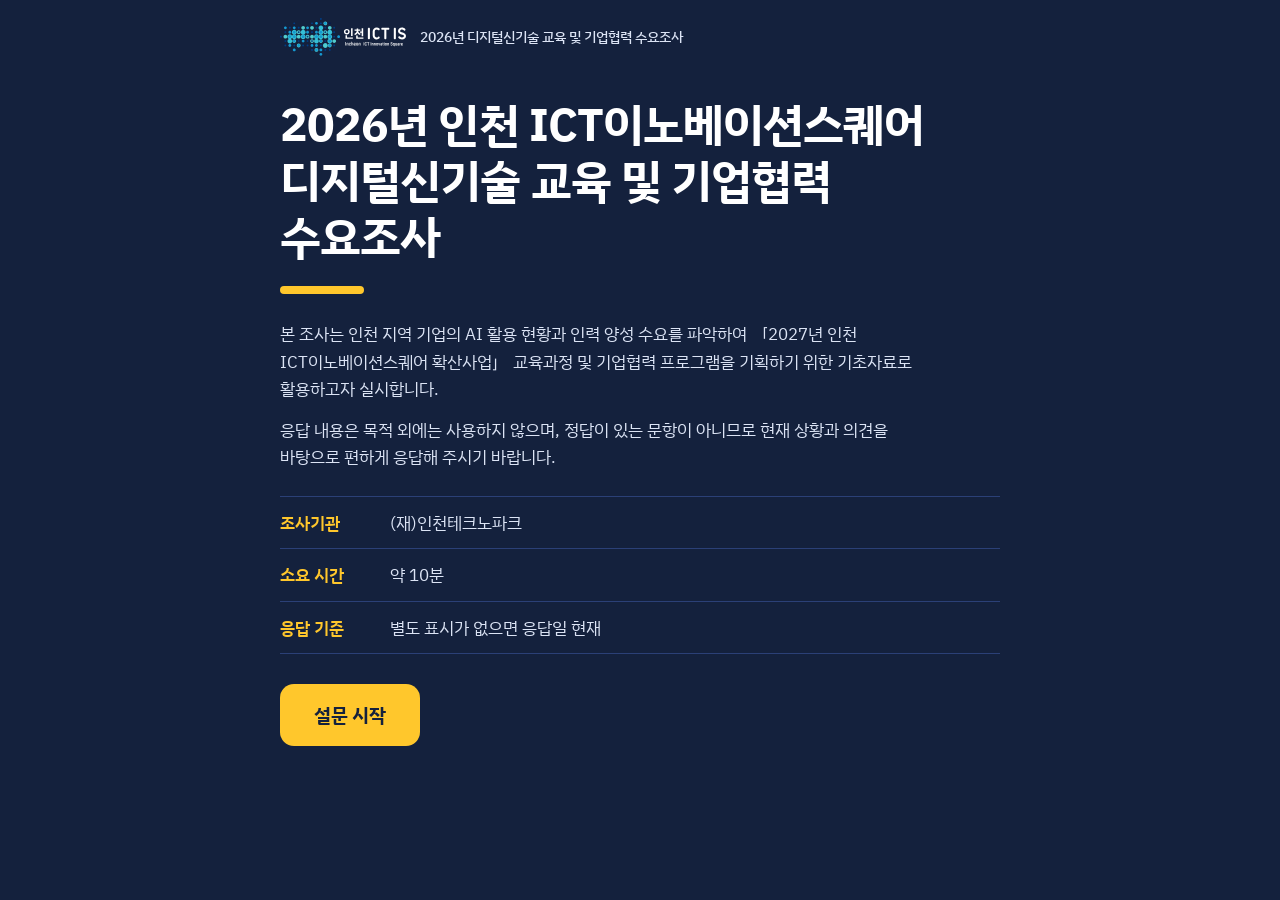
<file: public/index.html>
<!doctype html>
<html lang="ko">
<head>
<meta charset="utf-8">
<meta name="viewport" content="width=device-width, initial-scale=1">
<title>2026년 인천 ICT이노베이션스퀘어 수요조사</title>
<link rel="preconnect" href="https://fonts.googleapis.com">
<link rel="preconnect" href="https://fonts.gstatic.com" crossorigin>
<link href="https://fonts.googleapis.com/css2?family=IBM+Plex+Sans+KR:wght@400;500;600;700&display=swap" rel="stylesheet">
<style>
:root{
  --navy:#14213D; --navy-2:#1E2F57; --navy-3:#2B4077;
  --yellow:#FFC72C; --yellow-deep:#E5AC00;
  --paper:#FFFFFF; --mist:#F1F4FA; --line:#C7D0E3;
  --ink:#101A33; --ink-2:#4A5672; --on-navy:#DCE4F5; --on-navy-2:#9FB0D3;
  --warn:#B3261E;
  --r-card:22px; --r-opt:12px;
}
*{box-sizing:border-box}
html{-webkit-text-size-adjust:100%}
body{margin:0;background:var(--navy);color:var(--ink);font-family:"IBM Plex Sans KR","Malgun Gothic","Apple SD Gothic Neo",sans-serif;font-size:17px;line-height:1.6;word-break:keep-all;overflow-wrap:anywhere;min-height:100vh}
button,input,textarea,select{font:inherit;color:inherit}
button{cursor:pointer}
:focus-visible{outline:3px solid var(--yellow);outline-offset:2px}
.card :focus-visible{outline-color:var(--navy-3)}
.wrap{max-width:760px;margin:0 auto;padding:0 20px}

/* 머리 */
.top{display:flex;align-items:center;gap:14px;padding:18px 0 14px}
.logo{display:flex;align-items:center}
.logo img{height:38px;width:auto;display:block}
.top-name{color:var(--on-navy);font-size:14px;font-weight:500}

/* 진행도 */
.progress{padding:4px 0 18px}
.track{display:flex;gap:4px;height:10px}
.seg{position:relative;background:var(--navy-3);border-radius:5px;overflow:hidden;min-width:10px}
.seg i{position:absolute;inset:0 auto 0 0;background:var(--yellow);border-radius:5px;transition:width .25s ease}
.seg-names{display:flex;gap:4px;margin-top:6px}
.seg-names span{font-size:12px;color:var(--on-navy-2);min-width:10px;white-space:nowrap;overflow:hidden;text-overflow:ellipsis}
.seg-names span.on{color:var(--yellow);font-weight:600}
.prog-line{display:flex;justify-content:space-between;align-items:baseline;gap:12px;margin-top:10px;color:var(--on-navy)}
.prog-sec{font-size:14px;font-weight:500}
.prog-count{font-size:14px;white-space:nowrap}
.prog-count b{color:var(--yellow);font-size:20px;font-weight:700}

/* 시작 화면 */
.intro{color:#fff;padding:26px 0 120px;position:relative}
.intro h1{font-size:clamp(30px,6.2vw,46px);line-height:1.22;font-weight:700;margin:0 0 22px;letter-spacing:-.02em}
.intro h1 span{display:block}
.rule{width:84px;height:8px;background:var(--yellow);border-radius:4px;margin:0 0 26px}
.intro p{color:var(--on-navy);margin:0 0 14px;max-width:38em}
.facts{list-style:none;margin:26px 0 30px;padding:0;border-top:1px solid var(--navy-3)}
.facts li{display:flex;gap:16px;padding:12px 0;border-bottom:1px solid var(--navy-3);color:var(--on-navy)}
.facts b{flex:0 0 5.5em;color:var(--yellow);font-weight:600}
.btn-start{background:var(--yellow);color:var(--navy);border:0;border-radius:14px;padding:16px 34px;font-size:19px;font-weight:700}
.btn-start:hover{background:#FFD65C}
.resume{margin-top:14px;font-size:15px;color:var(--on-navy)}
.resume-dlg{position:fixed;inset:0;z-index:60;background:rgba(9,16,36,.62);display:flex;align-items:center;justify-content:center;padding:16px}
.resume-box{background:var(--paper);color:var(--ink);border-radius:var(--r-card);width:100%;max-width:420px;padding:28px 24px 22px;box-shadow:0 20px 50px rgba(0,0,0,.35)}
.resume-box h2{margin:0 0 8px;font-size:21px;line-height:1.35}
.resume-box p{margin:0;color:#4A5570;font-size:15.5px}
.resume-info{list-style:none;margin:16px 0 0;padding:12px 14px;background:var(--mist);border-radius:12px;font-size:14.5px}
.resume-info li{display:flex;gap:12px;padding:3px 0}
.resume-info b{min-width:72px;color:#4A5570;font-weight:600}
.resume-actions{display:flex;gap:10px;margin-top:20px}
.resume-actions button{flex:1;padding:14px 10px;border-radius:var(--r-opt);font-size:16px;font-weight:700;cursor:pointer;border:1px solid var(--line);background:var(--paper);color:var(--ink)}
.resume-actions .go{background:var(--yellow);border-color:var(--yellow);color:var(--navy)}
.resume-actions .go:hover{background:var(--yellow-deep)}
.resume button{background:none;border:0;color:var(--yellow);text-decoration:underline;padding:0;font-weight:600}

/* 문항 카드 */
.sheet{padding-bottom:120px}
.card{background:var(--paper);border-radius:var(--r-card);padding:34px 30px 30px;position:relative;margin-top:22px}
.qno{position:absolute;top:-18px;left:26px;background:var(--yellow);color:var(--navy);font-weight:700;font-size:18px;padding:5px 16px;border-radius:10px}
.card h2{font-size:clamp(21px,4.4vw,26px);line-height:1.38;margin:8px 0 10px;font-weight:700;letter-spacing:-.01em}
.card h2:focus{outline:none}
.pick{display:inline-block;background:var(--mist);color:var(--navy-3);font-size:14px;font-weight:600;padding:3px 10px;border-radius:999px;margin:0 0 10px}
.help{color:var(--ink-2);font-size:16px;margin:0 0 6px}
.note{color:var(--ink-2);font-size:15px;margin:14px 0 0;padding-left:1em;text-indent:-1em}
.note::before{content:"※ "}
.opts{display:grid;gap:10px;margin-top:18px}
.opts.cols{grid-template-columns:repeat(2,1fr)}
.opt{display:flex;align-items:flex-start;gap:12px;width:100%;text-align:left;background:#fff;border:1.5px solid var(--line);border-radius:var(--r-opt);padding:13px 15px;line-height:1.45}
.opt:hover{background:var(--mist)}
.opt .mk{flex:0 0 22px;height:22px;border:2px solid var(--line);border-radius:50%;margin-top:1px;display:grid;place-items:center;background:#fff}
.opt.sq .mk{border-radius:6px}
.opt[aria-checked="true"]{background:var(--navy);border-color:var(--navy);color:#fff}
.opt[aria-checked="true"] .mk{background:var(--yellow);border-color:var(--yellow)}
.opt[aria-checked="true"] .mk::after{content:"";width:10px;height:6px;border-left:2.5px solid var(--navy);border-bottom:2.5px solid var(--navy);transform:rotate(-45deg) translate(1px,-1px)}
.opt small{display:block;font-size:14px;opacity:.75;margin-top:2px}
.sub-input{margin:-2px 0 4px 0}
.sub-input input{width:100%}
input[type=text],input[type=number],input[type=tel],input[type=email],textarea{border:1.5px solid var(--line);border-radius:10px;padding:11px 13px;background:#fff;width:100%}
input[type=number]{width:8.5em}
textarea{min-height:130px;resize:vertical;line-height:1.55}
.part{margin-top:22px}
.grp{grid-column:1/-1;font-weight:600;color:var(--navy-3);font-size:15px;margin:8px 0 -2px}
.grp:first-child{margin-top:0}
.terms{display:grid;grid-template-columns:8.5em 1fr;gap:0;margin:14px 0 4px;border:1.5px solid var(--line);border-radius:12px;overflow:hidden;font-size:15px}
.terms dt{background:var(--mist);font-weight:600;padding:10px 12px;border-bottom:1px solid var(--line)}
.terms dd{margin:0;padding:10px 12px;white-space:pre-line;border-bottom:1px solid var(--line);line-height:1.5}
.terms dt:nth-last-of-type(1),.terms dd:last-child{border-bottom:0}
.form{display:grid;gap:14px;margin-top:16px}
.f-row{display:grid;gap:6px}
.f-label{font-weight:600;font-size:15px}
.req{color:var(--warn);font-weight:600;font-size:13px}
@media (max-width:560px){.terms{grid-template-columns:1fr}.terms dt{border-bottom:0;padding-bottom:2px}}
.intro-box{background:var(--mist);border-left:5px solid var(--yellow);border-radius:10px;padding:12px 14px;margin:6px 0 14px;font-size:15px;color:var(--ink)}
.scale.lm .sc.wide{flex:1 0 84px}
.part h3{font-size:17px;margin:0 0 2px;font-weight:600}
.msg{margin:16px 0 0;color:var(--warn);font-weight:600;font-size:15px;min-height:1.4em}

/* 표 문항 */
.legend{display:flex;flex-wrap:wrap;gap:6px 14px;background:var(--mist);border-radius:10px;padding:10px 14px;font-size:14px;color:var(--ink-2);margin-top:16px}
.legend b{color:var(--navy);font-weight:700;margin-right:4px}
.rows{margin-top:6px}
.row{padding:16px 0;border-bottom:1px solid var(--line)}
.row:last-child{border-bottom:0}
.row-label{font-weight:600;margin-bottom:10px}
.row-sub{font-size:14px;color:var(--ink-2);margin:10px 0 6px}
.scale{display:flex;gap:6px;flex-wrap:wrap}
.sc{flex:1 0 44px;min-width:44px;height:44px;border:1.5px solid var(--line);background:#fff;border-radius:10px;font-weight:600}
.sc.wide{flex:2 0 108px;font-weight:500;font-size:15px;height:auto;min-height:44px;padding:6px 8px;line-height:1.3}
.sc:hover{background:var(--mist)}
.sc[aria-checked="true"]{background:var(--navy);border-color:var(--navy);color:var(--yellow)}
.levels{margin:14px 0 0;padding:0;list-style:none;font-size:15px;color:var(--ink-2)}
.levels li{padding:3px 0}
.levels b{color:var(--navy);display:inline-block;min-width:1.6em}
.num-line{display:flex;align-items:center;gap:8px;flex-wrap:wrap;margin-top:18px}
.hire{display:grid;grid-template-columns:1fr;gap:8px}
.hire-ctl{display:flex;gap:8px;flex-wrap:wrap;align-items:center}
.chip{border:1.5px solid var(--line);background:#fff;border-radius:999px;padding:7px 14px;font-size:15px}
.chip:hover{background:var(--mist)}
.chip[aria-checked="true"]{background:var(--navy);border-color:var(--navy);color:#fff}

/* 아래 이동 버튼 */
.nav{position:fixed;left:0;right:0;bottom:0;background:linear-gradient(to top,var(--navy) 72%,rgba(20,33,61,0));padding:26px 0 18px}
.nav .wrap{display:flex;justify-content:space-between;gap:12px}
.btn{border:0;border-radius:14px;padding:14px 26px;font-size:18px;font-weight:700;min-width:120px}
.btn-back{background:transparent;color:#fff;border:1.5px solid var(--on-navy-2)}
.btn-back:hover{border-color:#fff}
.btn-next{background:var(--yellow);color:var(--navy);margin-left:auto}
.btn-next:hover{background:#FFD65C}
.btn-next[aria-disabled="true"]{background:var(--navy-3);color:var(--on-navy-2)}
.btn-next.skip{background:transparent;color:var(--yellow);border:1.5px solid var(--yellow)}

/* 끝 화면 */
.end{color:#fff;padding:60px 0 120px}
.end h1{font-size:clamp(28px,6vw,40px);margin:0 0 18px;line-height:1.25}
.end p{color:var(--on-navy);max-width:36em}
.end .btn{margin-top:18px}
/* 설문 완료 표시: 버튼 모양의 눈에 띄는 박스 (누르는 기능 없음) */
.done-box{display:flex;width:fit-content;max-width:100%;align-items:center;gap:16px;background:var(--yellow);color:var(--navy);font-size:clamp(24px,5.4vw,34px);font-weight:700;letter-spacing:-.01em;
  padding:22px 38px 22px 24px;border-radius:18px;margin:0 auto 26px;border:3px solid #FFE08A;box-shadow:0 0 0 6px rgba(255,199,44,.18),0 14px 34px rgba(0,0,0,.32)}
.done-box .ck{flex:0 0 auto;width:46px;height:46px;border-radius:50%;background:var(--navy);color:var(--yellow);display:inline-flex;align-items:center;justify-content:center;font-size:26px;line-height:1}
.end.done h1{font-size:19px;font-weight:600;color:var(--on-navy);margin:0 0 6px}
.end.done p{font-size:15px;color:var(--on-navy-2)}
.gift{margin-top:26px;max-width:36em;border:1.5px solid rgba(255,199,44,.6);background:rgba(255,199,44,.08);border-radius:14px;padding:16px 20px}
.gift b{display:block;color:var(--yellow);font-size:17px;margin-bottom:4px}
.gift p{margin:0;font-size:16px!important;color:#fff!important;white-space:pre-line}
.gift.no{border-color:rgba(159,176,211,.45);background:rgba(255,255,255,.04)}
.gift.no b{color:var(--on-navy)}
.gift.no p{color:var(--on-navy)!important}
@media (max-width:560px){ .done-box{padding:18px 24px 18px 18px;gap:12px} .done-box .ck{width:38px;height:38px;font-size:22px} }
.preview{margin-top:26px;border:1.5px dashed var(--on-navy-2);border-radius:14px;padding:16px 18px;color:var(--on-navy);font-size:15px}
.preview button{margin-top:10px;background:none;border:1.5px solid var(--yellow);color:var(--yellow);border-radius:10px;padding:8px 14px;font-weight:600}

.enter{animation:in .2s ease both}
.enter.back{animation-name:inb}
@keyframes in{from{opacity:0;transform:translateX(18px)}to{opacity:1;transform:none}}
@keyframes inb{from{opacity:0;transform:translateX(-18px)}to{opacity:1;transform:none}}
@media (prefers-reduced-motion:reduce){.enter{animation:none}.seg i{transition:none}}
@media (max-width:560px){
  body{font-size:16px}
  .wrap{padding:0 16px}
  .card{padding:30px 18px 22px;border-radius:18px}
  .opts.cols{grid-template-columns:1fr}
  .seg-names{display:none}
  .btn{padding:13px 20px;min-width:104px}
}
</style>
</head>
<body>
<div class="wrap">
  <header class="top">
    <div class="logo"><img src="[data-uri]" alt="인천 ICT이노베이션스퀘어"></div>
    <div class="top-name">2026년 디지털신기술 교육 및 기업협력 수요조사</div>
  </header>
  <div class="progress" id="progress" hidden>
    <div class="track" id="track" role="progressbar" aria-valuemin="0" aria-label="설문 진행도"></div>
    <div class="seg-names" id="segNames" aria-hidden="true"></div>
    <div class="prog-line"><span class="prog-sec" id="progSec"></span><span class="prog-count" id="progCount"></span></div>
  </div>
  <main id="stage"></main>
</div>
<div class="nav" id="nav" hidden><div class="wrap">
  <button type="button" class="btn btn-back" id="btnBack">이전</button>
  <button type="button" class="btn btn-next" id="btnNext">다음</button>
</div></div>

<script>
/* ===== 운영 설정: 배포 전에 이 부분만 고치면 됩니다 ===== */
const CONFIG = {
  org: "(재)인천테크노파크",   // 조사기관
  period: "",                  // 조사기간 (예: "2026. 10. 12. ~ 10. 30.") 비워 두면 표시하지 않음
  contact: "",                 // 문의처 (예: "032-000-0000") 비워 두면 표시하지 않음
  submitUrl: "api/submit.php", // 응답을 받을 주소(POST, JSON). 비워 두면 미리보기 방식(저장 안 됨)
  allowSkip: true              // 경로를 정하는 문항 외에는 건너뛰기 허용
};
const VERSION = "v3.3-web4";
/* ===== 문항 정의: 종이 설문지 v3.0과 같은 원본에서 만든 자료 ===== */
const DATA = {"SECTIONS": {"P": "기업정보·개인정보 수집·이용 동의", "A": "응답자 및 기업 기본정보", "B": "기업의 AI 도입·활용과 지원 수요", "C": "직무·AI 역량과 교육 수요", "D": "장비 이용 수요", "E": "추가 의견"}, "INTRO": ["본 조사는 인천 지역 기업의 AI 활용 현황과 인력 양성 수요를 파악하여 「2027년 인천 ICT이노베이션스퀘어 확산사업」 교육과정 및 기업협력 프로그램을 기획하기 위한 기초자료로 활용하고자 실시합니다.", "응답 내용은 목적 외에는 사용하지 않으며, 정답이 있는 문항이 아니므로 현재 상황과 의견을 바탕으로 편하게 응답해 주시기 바랍니다."], "Q": [{"id": "P1", "sec": "P", "type": "single", "req": true, "terms": [["수집·이용 기관", "(재)인천테크노파크 (설문 운영: 수요조사 수행기관)"], ["수집·이용 목적", "① 2027년 인천 ICT이노베이션스퀘어 교육과정과 기업협력 프로그램(기업협력 프로젝트, 기업 맞춤형 방문교육, AX 컨설팅, 인턴십 등)을 수요 기업·재직자에게 안내·홍보 \n② 인천시 성인지 통계 작성 대비(성별) \n③ 수요조사 응답자 대상 사례 제공 (네이버페이 1만원권)"], ["수집 항목", "기업명, 성명, 성별, 직위, 연락처(휴대전화), 이메일"], ["보유·이용 기간", "수집일로부터 2027년 12월 31일까지 보유하며, 기간이 끝나거나 동의를 철회하면 지체 없이 파기합니다."], ["동의를 거부할 권리", "동의를 거부할 수 있으며, 거부하더라도 수요조사 참여에는 제한이 없습니다.\n다만 동의하지 않으면 응답 사례 (네이버페이 1만원권)을 수령하실 수 없으며, 2027년 교육·프로그램 후속 안내를 받으실 수 없습니다."]], "title": "기업정보 및 개인정보 수집·이용에 동의하십니까?", "help": "수요가 있는 기업과 재직자에게 2027년 교육·기업협력 프로그램을 안내하기 위해 아래와 같이 정보를 수집합니다.", "options": [{"v": 1, "l": "동의함", "s": "다음 화면에서 기업정보와 연락처를 적습니다"}, {"v": 2, "l": "동의하지 않음", "s": "응답 사례 (네이버페이 1만원권)을 받으실 수 없습니다. 연락처 없이 바로 설문을 시작합니다"}]}, {"id": "P2", "sec": "P", "type": "form", "req": true, "show": "is(a,'P1',[1])", "title": "후속 안내를 받을 기업정보와 연락처를 적어 주세요.", "help": "일반 재직자는 소속 기업명을 적어 주세요.", "fields": [{"k": "company", "l": "기업명", "req": true}, {"k": "name", "l": "성명", "req": true}, {"k": "gender", "l": "성별", "kind": "radio", "options": ["남성", "여성"]}, {"k": "position", "l": "직위"}, {"k": "phone", "l": "연락처(휴대전화)", "kind": "tel", "req": true}, {"k": "email", "l": "이메일", "kind": "email"}], "notes": ["성별은 인천시 성인지 통계 작성을 대비해 수집합니다."]}, {"id": "A1", "sec": "A", "type": "single", "req": true, "title": "이번 조사에 어떤 자격으로 응답하십니까?", "options": [{"v": 1, "l": "기업 대표응답자", "s": "대표이사 또는 기업의 경영·인력·교육·기술 수요를 파악할 수 있는 담당자"}, {"v": 2, "l": "일반 재직자", "s": "본인의 직무 경험과 교육 수요를 기준으로 응답"}], "notes": ["기업 대표응답자는 기업당 1명이 응답해 주세요. 일반 재직자는 같은 기업에서 여러 명이 참여할 수 있습니다.", "선택한 유형에 따라 이후 문항이 달라집니다."]}, {"id": "A2", "sec": "A", "type": "single", "req": true, "title": "귀하가 소속된 사업장의 소재지는 어디입니까?", "options": [{"v": 1, "l": "인천광역시"}, {"v": 2, "l": "인천광역시 외 지역", "s": "조사 대상이 아니어서 여기서 마칩니다"}]}, {"id": "A3", "sec": "A", "type": "single", "cols": true, "show": "is(a,'A2',[1])", "title": "소속 사업장은 인천광역시의 어느 군·구에 있습니까?", "help": "2026년 7월 1일 개편된 행정구역 기준입니다(중구·동구 → 제물포구·영종구, 서구 → 서해구·검단구). 여러 사업장이 있으면 본인이 소속된 사업장 기준으로 골라 주세요.", "options": [{"v": 1, "l": "제물포구"}, {"v": 2, "l": "영종구"}, {"v": 3, "l": "미추홀구"}, {"v": 4, "l": "연수구"}, {"v": 5, "l": "남동구"}, {"v": 6, "l": "부평구"}, {"v": 7, "l": "계양구"}, {"v": 8, "l": "서해구"}, {"v": 9, "l": "검단구"}, {"v": 10, "l": "강화군"}, {"v": 11, "l": "옹진군"}, {"v": 99, "l": "모름"}]}, {"id": "A4", "sec": "A", "type": "single", "title": "소속 기업은 어떤 유형에 해당합니까?", "options": [{"v": 1, "l": "중소기업"}, {"v": 2, "l": "중견기업"}, {"v": 3, "l": "대기업"}, {"v": 4, "l": "기타 기관·조직", "t": "기관·조직 유형"}, {"v": 99, "l": "모름"}]}, {"id": "A5", "sec": "A", "type": "parts", "title": "소속 기업과 인천 소재 사업장의 종사자 수는 각각 어느 정도입니까?", "parts": [{"k": "all", "label": "① 국내 기업 전체 종사자 수", "options": [{"v": 1, "l": "1~4명"}, {"v": 2, "l": "5~9명"}, {"v": 3, "l": "10~29명"}, {"v": 4, "l": "30~49명"}, {"v": 5, "l": "50~99명"}, {"v": 6, "l": "100~299명"}, {"v": 7, "l": "300명 이상"}, {"v": 99, "l": "모름"}]}, {"k": "icn", "label": "② 인천 소재 사업장 전체 종사자 수", "options": [{"v": 1, "l": "1~4명"}, {"v": 2, "l": "5~9명"}, {"v": 3, "l": "10~29명"}, {"v": 4, "l": "30~49명"}, {"v": 5, "l": "50~99명"}, {"v": 6, "l": "100~299명"}, {"v": 7, "l": "300명 이상"}, {"v": 99, "l": "모름"}], "show": "isCo(a)"}]}, {"id": "A6", "sec": "A", "type": "single", "cols": true, "title": "소속 기업의 주요 산업 분야는 무엇입니까?", "help": "여러 분야에 해당하면 주력 사업 하나를 선택해 주세요.", "options": [{"v": 1, "l": "자동차·자동차부품", "g": "제조업"}, {"v": 2, "l": "로봇·기계·장비", "g": "제조업"}, {"v": 3, "l": "전기·전자·반도체", "g": "제조업"}, {"v": 4, "l": "식품·음료", "g": "제조업"}, {"v": 5, "l": "바이오·의약·화장품", "g": "제조업"}, {"v": 6, "l": "화학·소재·플라스틱·고무", "g": "제조업"}, {"v": 7, "l": "금속·금속가공", "g": "제조업"}, {"v": 8, "l": "기타 제조업", "t": "제조 분야", "g": "제조업"}, {"v": 9, "l": "정보통신·소프트웨어·IT 서비스", "g": "제조업 외"}, {"v": 10, "l": "운수·물류", "g": "제조업 외"}, {"v": 11, "l": "도매·소매·전자상거래", "g": "제조업 외"}, {"v": 12, "l": "전문·과학·기술 서비스", "g": "제조업 외"}, {"v": 13, "l": "건설·부동산", "g": "제조업 외"}, {"v": 14, "l": "기타", "t": "산업 분야", "g": "제조업 외"}, {"v": 99, "l": "모름", "g": "제조업 외"}]}, {"id": "A7", "sec": "A", "type": "single", "cols": true, "title": "귀하의 주된 직무는 무엇입니까?", "options": [{"v": 1, "l": "경영·전략·사업기획"}, {"v": 2, "l": "인사·교육·총무·재무"}, {"v": 3, "l": "연구개발·제품설계"}, {"v": 4, "l": "생산·제조"}, {"v": 5, "l": "품질관리"}, {"v": 6, "l": "설비·보전"}, {"v": 7, "l": "스마트공장 관리(MES·설비 데이터 운영)"}, {"v": 8, "l": "소프트웨어·서비스 개발"}, {"v": 9, "l": "데이터 분석·AI 개발"}, {"v": 10, "l": "IT 인프라·네트워크·정보보안"}, {"v": 11, "l": "영업·마케팅·고객서비스"}, {"v": 12, "l": "구매·물류"}, {"v": 13, "l": "기타", "t": "직무"}]}, {"id": "A8", "sec": "A", "type": "single", "cols": true, "show": "isEm(a)", "title": "현재 직무와 관련된 총 경력은 어느 정도입니까?", "help": "현재 회사 입사 전의 관련 경력도 포함해 주세요.", "options": [{"v": 1, "l": "1년 미만"}, {"v": 2, "l": "1년 이상~3년 미만"}, {"v": 3, "l": "3년 이상~5년 미만"}, {"v": 4, "l": "5년 이상~10년 미만"}, {"v": 5, "l": "10년 이상"}, {"v": 99, "l": "응답하기 어려움"}]}, {"id": "A9", "sec": "A", "type": "numalt", "show": "isCo(a)", "unit": "명", "label": "현재 인원", "title": "현재 ICT·SW·AI 관련 업무를 주된 업무로 하는 인원은 몇 명입니까?", "help": "인천 소재 사업장 기준입니다. 개발, 데이터·AI, IT 운영, 네트워크, 정보보안 담당자를 포함하고 외부 협력업체 인력은 제외해 주세요.", "alts": [{"v": 99, "l": "정확한 인원을 모름"}], "notes": ["해당 인력이 없으면 0명을 입력해 주세요."]}, {"id": "A10", "sec": "A", "type": "single", "show": "isCo(a)", "title": "향후 12개월 이내 ICT·SW·AI 인력을 새로 또는 대체 채용할 계획이 있습니까?", "options": [{"v": 1, "l": "있음", "t": "예상 인원(명)"}, {"v": 2, "l": "채용 필요성은 있으나 계획은 미정"}, {"v": 3, "l": "없음"}, {"v": 99, "l": "모름"}]}, {"id": "B1", "sec": "B", "type": "single", "req": true, "show": "isCo(a)", "title": "귀사의 현재 AI 도입·활용 수준은 어디에 해당합니까?", "help": "생성형 AI, 업무 자동화, 데이터 분석·예측, AI 품질검사 등 AI 기술 전반을 말합니다. 인천 소재 사업장 기준으로 가장 가까운 단계를 골라 주세요.", "options": [{"v": 1, "l": "활용하지 않음"}, {"v": 2, "l": "직원 개별 활용", "s": "회사 차원의 도입 없이 일부 직원이 생성형 AI 등을 개인적으로 사용"}, {"v": 3, "l": "기업 차원의 시범 적용", "s": "일부 부서·업무에서 시험 운영 중"}, {"v": 4, "l": "일부 업무에 정식 적용"}, {"v": 5, "l": "여러 업무에 적용"}, {"v": 99, "l": "모름"}]}, {"id": "B2", "sec": "B", "type": "multi", "max": 3, "show": "isCo(a)", "title": "AI를 새로 도입하거나 활용을 확대·고도화할 때 가장 큰 장애요인은 무엇입니까?", "options": [{"v": 1, "l": "적용 방법을 모름"}, {"v": 2, "l": "효과가 불확실함"}, {"v": 3, "l": "활용할 데이터가 부족하거나 정리되어 있지 않음"}, {"v": 4, "l": "내부 인력·역량 부족"}, {"v": 5, "l": "도입·운영 비용 부담"}, {"v": 6, "l": "정보 유출·보안 우려"}, {"v": 7, "l": "경영진·직원의 공감대 부족"}, {"v": 8, "l": "적합한 솔루션·전문기업을 찾기 어려움"}, {"v": 9, "l": "기타", "t": "장애요인"}, {"v": 10, "l": "특별한 장애요인 없음", "x": true}]}, {"id": "B3", "sec": "B", "type": "single", "req": true, "show": "isCo(a)", "title": "향후 AI 신규 도입 또는 활용 확대·고도화를 추진할 계획이 있습니까?", "title_js": "is(a,'B1',[3,4,5])&&a.B1?'향후 AI 활용을 확대하거나 고도화할 계획이 있습니까?':(a.B1?'향후 AI를 새로 도입할 계획이 있습니까?':null)", "help": "미도입 기업은 신규 도입, 도입 기업은 활용 확대·고도화 계획을 기준으로 답해 주세요.", "options": [{"v": 1, "l": "6개월 이내 추진 예정"}, {"v": 2, "l": "1년 이내 추진 예정"}, {"v": 3, "l": "2년 이내 추진 예정"}, {"v": 4, "l": "추진 의향은 있으나 시기 미정"}, {"v": 5, "l": "계획 없음"}, {"v": 99, "l": "모름"}]}, {"id": "B4", "sec": "B", "type": "multi", "max": 3, "show": "isCo(a)&&is(a,'B1',[1,2,99])&&is(a,'B3',[1,2,3,4])", "title": "AI를 도입해 개선하고 싶은 업무는 무엇입니까?", "options": [{"v": 1, "l": "문서·보고서·회의록 작성"}, {"v": 2, "l": "사내 자료·매뉴얼 검색"}, {"v": 3, "l": "고객응대·견적 작성"}, {"v": 4, "l": "생산·품질 데이터 분석"}, {"v": 5, "l": "불량 검사"}, {"v": 6, "l": "설비 점검·고장 예측"}, {"v": 7, "l": "재고·생산계획"}, {"v": 8, "l": "안전관리"}, {"v": 9, "l": "정보보안"}, {"v": 10, "l": "영업·마케팅 자료 작성"}, {"v": 11, "l": "기타", "t": "업무"}, {"v": 12, "l": "아직 정하지 못함", "x": true}]}, {"id": "B4-1", "sec": "B", "type": "text", "optional": true, "show": "isCo(a)&&is(a,'B1',[1,2,99])&&is(a,'B3',[1,2,3,4])", "title": "해당 업무에서 현재 겪고 있는 어려움이 있다면 적어 주세요.", "help": "선택 응답입니다. 기업의 기밀·개인정보는 적지 말아 주세요."}, {"id": "B5", "sec": "B", "type": "multi", "max": 0, "show": "isCo(a)&&is(a,'B1',[3,4,5])&&is(a,'B3',[1,2,3,4])", "title": "현재 AI를 활용하고 있는 업무는 무엇입니까?", "options": [{"v": 1, "l": "문서·보고서·회의록 작성"}, {"v": 2, "l": "사내 자료·매뉴얼 검색"}, {"v": 3, "l": "고객응대·견적 작성"}, {"v": 4, "l": "생산·품질 데이터 분석"}, {"v": 5, "l": "불량 검사"}, {"v": 6, "l": "설비 점검·고장 예측"}, {"v": 7, "l": "재고·생산계획"}, {"v": 8, "l": "안전관리"}, {"v": 9, "l": "정보보안"}, {"v": 10, "l": "영업·마케팅 자료 작성"}, {"v": 11, "l": "기타", "t": "업무"}]}, {"id": "B6", "sec": "B", "type": "single", "show": "isCo(a)&&is(a,'B1',[3,4,5])&&is(a,'B3',[1,2,3,4])", "title": "현재 AI를 활용하는 방식은 어느 수준입니까?", "help": "가장 앞선 방식 하나를 골라 주세요.", "options": [{"v": 1, "l": "범용 생성형 AI 서비스(ChatGPT 등)를 그대로 사용"}, {"v": 2, "l": "업무용 AI 도구·솔루션을 도입해 사용"}, {"v": 3, "l": "사내 문서·데이터와 연계해 활용"}, {"v": 4, "l": "자체 AI 모델·시스템을 개발해 운영"}, {"v": 99, "l": "모름"}]}, {"id": "B7", "sec": "B", "type": "nrows", "unit": "명", "show": "isCo(a)&&is(a,'B1',[3,4,5])&&is(a,'B3',[1,2,3,4])", "title": "AI 도입·운영을 맡고 있는 인력은 몇 명입니까?", "rows": [{"k": "full", "l": "전담 인력"}, {"k": "part", "l": "다른 업무와 겸직하는 인력"}], "alts": [{"v": 98, "l": "없음"}, {"v": 99, "l": "모름"}]}, {"id": "B8", "sec": "B", "type": "multi", "max": 3, "show": "isCo(a)&&is(a,'B1',[3,4,5])&&is(a,'B3',[1,2,3,4])", "title": "AI를 운영하면서 겪는 어려움은 무엇입니까?", "options": [{"v": 1, "l": "결과의 정확도·신뢰성 부족"}, {"v": 2, "l": "직원 간 활용 역량 차이"}, {"v": 3, "l": "사내 데이터·시스템 연계의 어려움"}, {"v": 4, "l": "보안·개인정보 관리 부담"}, {"v": 5, "l": "사용료·운영 비용 증가"}, {"v": 6, "l": "도입 효과 측정의 어려움"}, {"v": 7, "l": "운영·유지보수 인력 부족"}, {"v": 8, "l": "사내 활용 기준·지침 부재"}, {"v": 9, "l": "기타", "t": "어려움"}, {"v": 10, "l": "특별한 어려움 없음", "x": true}]}, {"id": "B9", "sec": "B", "type": "multi", "max": 3, "show": "isCo(a)&&is(a,'B1',[3,4,5])&&is(a,'B3',[1,2,3,4])", "title": "AI 활용을 확대하거나 고도화하고 싶은 업무는 무엇입니까?", "options": [{"v": 1, "l": "문서·보고서·회의록 작성"}, {"v": 2, "l": "사내 자료·매뉴얼 검색"}, {"v": 3, "l": "고객응대·견적 작성"}, {"v": 4, "l": "생산·품질 데이터 분석"}, {"v": 5, "l": "불량 검사"}, {"v": 6, "l": "설비 점검·고장 예측"}, {"v": 7, "l": "재고·생산계획"}, {"v": 8, "l": "안전관리"}, {"v": 9, "l": "정보보안"}, {"v": 10, "l": "영업·마케팅 자료 작성"}, {"v": 11, "l": "기타", "t": "업무"}, {"v": 12, "l": "아직 정하지 못함", "x": true}]}, {"id": "B10", "sec": "B", "type": "multi", "max": 3, "show": "isCo(a)", "title": "귀사 직원에게 가장 필요한 디지털신기술 교육 분야는 무엇입니까?", "help": "인공지능(AI)·데이터·사물인터넷(IoT)·블록체인·네트워크 5개 분야의 교육 중에서 골라 주세요.", "options": [{"v": 1, "l": "생성형 AI 업무 활용", "g": "인공지능(AI)"}, {"v": 2, "l": "업무 자동화(노코드·RPA 등)", "g": "인공지능(AI)"}, {"v": 3, "l": "AI 모델 개발·활용(머신러닝)", "g": "인공지능(AI)"}, {"v": 4, "l": "AI 서비스·앱 개발", "g": "인공지능(AI)"}, {"v": 5, "l": "제조 AI(품질검사·설비 데이터 활용)", "g": "인공지능(AI)"}, {"v": 6, "l": "데이터 수집·분석·시각화", "g": "데이터"}, {"v": 7, "l": "IoT·센서 데이터 수집과 활용", "g": "사물인터넷(IoT)"}, {"v": 8, "l": "스마트공장 설비 연결·모니터링", "g": "사물인터넷(IoT)"}, {"v": 9, "l": "블록체인 기술·서비스 이해와 활용", "g": "블록체인"}, {"v": 10, "l": "네트워크 기초·5G 활용", "g": "네트워크·클라우드"}, {"v": 11, "l": "클라우드 인프라 구축·운영", "g": "네트워크·클라우드"}, {"v": 12, "l": "정보보안·AI 윤리", "g": "공통"}, {"v": 13, "l": "경영진·관리자 대상 AX(AI 전환) 전략", "g": "공통"}, {"v": 14, "l": "기타", "t": "교육 분야"}, {"v": 15, "l": "필요한 교육 없음", "x": true}, {"v": 16, "l": "판단하기 어려움", "x": true}]}, {"id": "B11", "sec": "B", "type": "single", "show": "isCo(a)&&!has(a,'B10',15)", "title": "해당 교육은 어느 수준으로 운영되는 것이 가장 필요합니까?", "help": "우선 교육 대상 직원의 수준을 기준으로 답해 주세요.", "options": [{"v": 1, "l": "입문 — 개념 이해와 기본 도구 사용"}, {"v": 2, "l": "기초 실습 — 예제를 따라 기본 과제 수행"}, {"v": 3, "l": "실무 적용 — 실제 업무 과제를 스스로 수행"}, {"v": 4, "l": "심화 — 복잡한 문제 해결·고급 활용"}, {"v": 5, "l": "수준을 나눈 여러 과정이 필요함"}, {"v": 99, "l": "판단하기 어려움"}]}, {"id": "B12", "sec": "B", "type": "single", "req": true, "show": "isCo(a)", "prog": "AX 컨설팅", "title": "[AX 컨설팅] 참여 의향이 있습니까?", "help": "전문가가 현장을 방문해 AI 도입·고도화 가능성을 진단하고 기업 맞춤형 AX 로드맵을 제안합니다.", "options": [{"v": 1, "l": "참여 의향 있음"}, {"v": 2, "l": "참여 의향 없음"}]}, {"id": "B12-1", "sec": "B", "type": "multi", "max": 3, "show": "isCo(a)&&is(a,'B12',[1])", "title": "AX 컨설팅으로 받고 싶은 내용은 무엇입니까?", "options": [{"v": 1, "l": "AI 적용 가능 업무 발굴·우선순위 선정"}, {"v": 2, "l": "사내 데이터 현황 진단"}, {"v": 3, "l": "AI 도구·솔루션 선정"}, {"v": 4, "l": "도입 비용·기대효과 분석"}, {"v": 5, "l": "보안·개인정보·사내 규정 검토"}, {"v": 6, "l": "단계별 AX 로드맵 수립"}, {"v": 7, "l": "정부·지자체 지원사업 연계"}, {"v": 8, "l": "기타", "t": "내용"}]}, {"id": "B13", "sec": "B", "type": "single", "req": true, "show": "isCo(a)", "prog": "기업 맞춤형 방문교육", "title": "[기업 맞춤형 방문교육] 참여 의향이 있습니까?", "help": "기업에 맞춘 교육과정을 구성해 기업이 원하는 장소(사내 교육장 등)에서 교육을 진행합니다.", "options": [{"v": 1, "l": "참여 의향 있음"}, {"v": 2, "l": "참여 의향 없음"}]}, {"id": "B13-1", "sec": "B", "type": "multi", "max": 3, "show": "isCo(a)&&is(a,'B13',[1])", "title": "방문교육으로 받고 싶은 교육 내용은 무엇입니까?", "options": [{"v": 1, "l": "생성형 AI 업무 활용", "g": "인공지능(AI)"}, {"v": 2, "l": "업무 자동화(노코드·RPA 등)", "g": "인공지능(AI)"}, {"v": 3, "l": "AI 모델 개발·활용(머신러닝)", "g": "인공지능(AI)"}, {"v": 4, "l": "AI 서비스·앱 개발", "g": "인공지능(AI)"}, {"v": 5, "l": "제조 AI(품질검사·설비 데이터 활용)", "g": "인공지능(AI)"}, {"v": 6, "l": "데이터 수집·분석·시각화", "g": "데이터"}, {"v": 7, "l": "IoT·센서 데이터 수집과 활용", "g": "사물인터넷(IoT)"}, {"v": 8, "l": "스마트공장 설비 연결·모니터링", "g": "사물인터넷(IoT)"}, {"v": 9, "l": "블록체인 기술·서비스 이해와 활용", "g": "블록체인"}, {"v": 10, "l": "네트워크 기초·5G 활용", "g": "네트워크·클라우드"}, {"v": 11, "l": "클라우드 인프라 구축·운영", "g": "네트워크·클라우드"}, {"v": 12, "l": "정보보안·AI 윤리", "g": "공통"}, {"v": 13, "l": "경영진·관리자 대상 AX(AI 전환) 전략", "g": "공통"}, {"v": 14, "l": "기타", "t": "교육 내용"}]}, {"id": "B13-2", "sec": "B", "type": "parts", "show": "isCo(a)&&is(a,'B13',[1])", "title": "방문교육의 교육시간과 근무시간 중 참석 허용 여부를 골라 주세요.", "parts": [{"k": "hours", "label": "① 한 과정의 총 교육시간", "options": [{"v": 1, "l": "4시간 이하"}, {"v": 2, "l": "5~8시간"}, {"v": 3, "l": "9~16시간"}, {"v": 4, "l": "17~40시간"}, {"v": 99, "l": "미정"}]}, {"k": "work", "label": "② 근무시간 중 참석", "options": [{"v": 1, "l": "근무시간 중 참석 허용"}, {"v": 2, "l": "일부 허용(근무시간 외와 병행)"}, {"v": 3, "l": "근무시간 외에만 가능"}, {"v": 99, "l": "판단하기 어려움"}]}]}, {"id": "B13-3", "sec": "B", "type": "numalt", "show": "isCo(a)&&is(a,'B13',[1])", "unit": "명", "label": "예상 인원", "title": "방문교육에 참여할 것으로 예상되는 직원은 몇 명입니까?", "alts": [{"v": 97, "l": "인원 미정"}, {"v": 99, "l": "모름"}]}, {"id": "B14", "sec": "B", "type": "single", "req": true, "show": "isCo(a)", "prog": "기업협력 프로젝트", "title": "[기업협력 프로젝트] 참여 의향이 있습니까?", "help": "교육생이 약 한 달간 기업에 출근해 재직자·전문가 멘토와 함께 AI로 기업 현안을 해결하는 현장실습 프로그램입니다(※ 교육생 인건비·교육비 지원).", "options": [{"v": 1, "l": "참여 의향 있음"}, {"v": 2, "l": "참여 의향 없음"}]}, {"id": "B14-1", "sec": "B", "type": "multi", "max": 3, "show": "isCo(a)&&is(a,'B14',[1])", "title": "기업협력 프로젝트로 다루고 싶은 주제는 무엇입니까?", "options": [{"v": 1, "l": "문서·보고서·회의록 작성"}, {"v": 2, "l": "사내 자료·매뉴얼 검색"}, {"v": 3, "l": "고객응대·견적 작성"}, {"v": 4, "l": "생산·품질 데이터 분석"}, {"v": 5, "l": "불량 검사"}, {"v": 6, "l": "설비 점검·고장 예측"}, {"v": 7, "l": "재고·생산계획"}, {"v": 8, "l": "안전관리"}, {"v": 9, "l": "정보보안"}, {"v": 10, "l": "영업·마케팅 자료 작성"}, {"v": 11, "l": "기타", "t": "주제"}, {"v": 12, "l": "아직 정하지 못함", "x": true}]}, {"id": "B14-2", "sec": "B", "type": "text", "optional": true, "show": "isCo(a)&&is(a,'B14',[1])", "title": "해결하고 싶은 현장 애로사항과 기대하는 결과물을 적어 주세요.", "help": "선택 응답입니다. 예: 수작업 불량 판정 시간 단축 → 불량 자동 판별 시제품. 기업의 기밀·개인정보는 적지 말아 주세요."}, {"id": "B14-3", "sec": "B", "type": "lmatrix", "show": "isCo(a)&&is(a,'B14',[1])", "title": "프로젝트에 귀사가 협조할 수 있는 사항을 각각 골라 주세요.", "rows": ["교육생이 근무할 공간·업무용 PC 제공", "과제 관련 데이터 제공(비식별·가공 자료 포함)", "기업 담당자(재직자)의 멘토링", "현장 검증(시범 적용) 기회 제공"], "cols": [{"v": 1, "l": "가능"}, {"v": 2, "l": "협의 후 가능"}, {"v": 3, "l": "어려움"}]}, {"id": "B15", "sec": "B", "type": "single", "req": true, "show": "isCo(a)", "prog": "인턴십·채용 연계", "title": "[인턴십·채용 연계] 참여 의향이 있습니까?", "help": "교육 수료생이 체험형 또는 채용 연계형 인턴십으로 기업 현장을 경험하고 채용으로 이어질 수 있도록 연계합니다.", "options": [{"v": 1, "l": "참여 의향 있음"}, {"v": 2, "l": "참여 의향 없음"}]}, {"id": "B15-1", "sec": "B", "type": "single", "show": "isCo(a)&&is(a,'B15',[1])", "title": "운영할 수 있는 인턴십 유형은 무엇입니까?", "options": [{"v": 1, "l": "체험형 인턴십", "s": "채용을 전제로 하지 않는 현장 실무 경험"}, {"v": 2, "l": "채용 연계형 인턴십", "s": "인턴십 결과에 따라 채용 검토"}, {"v": 3, "l": "두 유형 모두 가능"}, {"v": 99, "l": "판단하기 어려움"}]}, {"id": "B15-2", "sec": "B", "type": "multi", "max": 3, "show": "isCo(a)&&is(a,'B15',[1])", "title": "인턴십·채용 연계를 희망하는 직무는 무엇입니까?", "options": [{"v": 1, "l": "AI·데이터 분석"}, {"v": 2, "l": "소프트웨어·웹·앱 개발"}, {"v": 3, "l": "스마트공장·설비 데이터 운영"}, {"v": 4, "l": "IT 인프라·정보보안"}, {"v": 5, "l": "AI를 활용한 사무·기획 지원"}, {"v": 6, "l": "기타", "t": "직무"}]}, {"id": "B15-3", "sec": "B", "type": "multi", "max": 3, "show": "isCo(a)&&is(a,'B15',[1])", "title": "인턴에게 가장 필요한 역량은 무엇입니까?", "options": [{"v": 1, "l": "프로그래밍 기초(파이썬 등)"}, {"v": 2, "l": "데이터 분석·시각화"}, {"v": 3, "l": "생성형 AI 활용"}, {"v": 4, "l": "AI 모델 개발 경험"}, {"v": 5, "l": "클라우드·서버 기초"}, {"v": 6, "l": "제조 현장에 대한 이해"}, {"v": 7, "l": "문서 작성·의사소통"}, {"v": 8, "l": "기타", "t": "역량"}]}, {"id": "B15-4", "sec": "B", "type": "numalt", "show": "isCo(a)&&is(a,'B15',[1])", "unit": "명", "label": "수용 인원", "title": "인턴을 몇 명까지 받을 수 있습니까?", "alts": [{"v": 97, "l": "인원 미정"}]}, {"id": "B15-5", "sec": "B", "type": "single", "show": "isCo(a)&&is(a,'B15',[1])", "title": "인턴을 받을 수 있는 시기는 언제입니까?", "options": [{"v": 1, "l": "2026년 12월 이전"}, {"v": 2, "l": "2027년 상반기"}, {"v": 3, "l": "2027년 하반기"}, {"v": 99, "l": "미정"}]}, {"id": "B16", "sec": "B", "type": "multi", "max": 2, "show": "isCo(a)", "title": "교육·지원 프로그램에 참여하려면 가장 필요한 조건은 무엇입니까?", "options": [{"v": 1, "l": "비용 지원 범위 확대"}, {"v": 2, "l": "근무시간을 고려한 일정"}, {"v": 3, "l": "사내 또는 가까운 교육 장소"}, {"v": 4, "l": "기업 상황에 맞춘 내용"}, {"v": 5, "l": "신청·행정 절차 간소화"}, {"v": 6, "l": "기밀·데이터 보호 협약"}, {"v": 7, "l": "기업 담당자의 운영 부담 완화"}, {"v": 8, "l": "기타", "t": "조건"}, {"v": 99, "l": "판단하기 어려움", "x": true}]}, {"id": "C1", "sec": "C", "type": "text", "optional": true, "show": "isEm(a)", "short": true, "title": "현재 맡고 있는 주요 업무를 간단히 적어 주세요.", "help": "선택 응답입니다. 예: 생산설비 점검 일지 작성, 품질 데이터 집계, 고객 견적 작성"}, {"id": "C2", "sec": "C", "type": "multi", "max": 3, "show": "isEm(a)", "title": "AI를 활용해 개선하고 싶은 본인의 업무는 무엇입니까?", "options": [{"v": 1, "l": "문서·보고서·회의록 작성"}, {"v": 2, "l": "자료·매뉴얼 검색과 요약"}, {"v": 3, "l": "고객응대·견적·제안서 작성"}, {"v": 4, "l": "데이터 집계·분석·시각화"}, {"v": 5, "l": "생산·품질 데이터 관리"}, {"v": 6, "l": "불량 검사·설비 점검"}, {"v": 7, "l": "재고·생산계획"}, {"v": 8, "l": "프로그래밍·개발"}, {"v": 9, "l": "디자인·홍보물 제작"}, {"v": 10, "l": "기타", "t": "업무"}, {"v": 11, "l": "아직 정하지 못함", "x": true}]}, {"id": "C3", "sec": "C", "type": "multi", "max": 2, "show": "isEm(a)&&!has(a,'C2',11)", "title": "해당 업무에 AI를 활용해 기대하는 효과는 무엇입니까?", "options": [{"v": 1, "l": "작업 시간 단축"}, {"v": 2, "l": "반복 업무 감소"}, {"v": 3, "l": "오류·불량 감소"}, {"v": 4, "l": "결과물 품질 향상"}, {"v": 5, "l": "새로운 업무 수행"}, {"v": 6, "l": "기타", "t": "효과"}]}, {"id": "C4", "sec": "C", "type": "single", "show": "isEm(a)", "title": "업무에서 AI를 어느 정도 활용하고 있습니까?", "help": "생성형 AI(ChatGPT 등), AI 기능이 들어간 업무 도구 등을 모두 포함합니다.", "options": [{"v": 1, "l": "사용해 본 적 없음"}, {"v": 2, "l": "개인적으로 몇 번 사용해 봄"}, {"v": 3, "l": "업무에 가끔 사용(월 1~3회)"}, {"v": 4, "l": "업무에 자주 사용(주 1회 이상)"}, {"v": 5, "l": "거의 매일 업무에 사용"}]}, {"id": "C5", "sec": "C", "type": "pair", "show": "isEm(a)", "title": "다음 AI 활용 역량에 대해 본인의 현재 수준과 직무에서 필요한 수준을 각각 표시해 주세요.", "levels": [["0", "현재 수준에서는 ‘수행하지 못함’, 필요 수준에서는 ‘직무에서 필요하지 않음’"], ["1", "설명과 도움을 받으면 기초 작업을 수행하는 수준"], ["2", "예시를 참고해 정해진 작업을 수행하는 수준"], ["3", "일반적인 업무 과제를 혼자 수행하는 수준"], ["4", "복잡한 과제를 해결하고 다른 사람을 도울 수 있는 수준"]], "rows": ["생성형 AI로 문서·자료 초안 작성", "원하는 결과를 얻도록 지시문(프롬프트) 작성", "AI 결과물의 정확성 검토·수정", "AI로 데이터 정리·분석", "AI 도구를 연결해 반복 업무 자동화", "AI 활용 시 보안·개인정보 지키기"], "cols": [["now", "본인의 현재 수준"], ["need", "직무에서 필요한 수준"]], "alt": "판단 어려움"}, {"id": "C6", "sec": "C", "type": "multi", "max": 3, "req": true, "show": "isEm(a)", "title": "본인에게 필요한 디지털신기술 교육 분야는 무엇입니까?", "help": "인공지능(AI)·데이터·사물인터넷(IoT)·블록체인·네트워크 5개 분야의 교육 중에서 골라 주세요.", "options": [{"v": 1, "l": "생성형 AI 업무 활용", "g": "인공지능(AI)"}, {"v": 2, "l": "업무 자동화(노코드·RPA 등)", "g": "인공지능(AI)"}, {"v": 3, "l": "AI 모델 개발·활용(머신러닝)", "g": "인공지능(AI)"}, {"v": 4, "l": "AI 서비스·앱 개발", "g": "인공지능(AI)"}, {"v": 5, "l": "제조 AI(품질검사·설비 데이터 활용)", "g": "인공지능(AI)"}, {"v": 6, "l": "데이터 수집·분석·시각화", "g": "데이터"}, {"v": 7, "l": "IoT·센서 데이터 수집과 활용", "g": "사물인터넷(IoT)"}, {"v": 8, "l": "스마트공장 설비 연결·모니터링", "g": "사물인터넷(IoT)"}, {"v": 9, "l": "블록체인 기술·서비스 이해와 활용", "g": "블록체인"}, {"v": 10, "l": "네트워크 기초·5G 활용", "g": "네트워크·클라우드"}, {"v": 11, "l": "클라우드 인프라 구축·운영", "g": "네트워크·클라우드"}, {"v": 12, "l": "정보보안·AI 윤리", "g": "공통"}, {"v": 13, "l": "기타", "t": "교육 분야"}, {"v": 14, "l": "필요한 교육 없음", "x": true}, {"v": 15, "l": "판단하기 어려움", "x": true}]}, {"id": "C7", "sec": "C", "type": "single", "show": "isEm(a)&&!has(a,'C6',14)", "title": "해당 교육은 어느 수준으로 운영되는 것이 가장 필요합니까?", "options": [{"v": 1, "l": "입문 — 개념 이해와 기본 도구 사용"}, {"v": 2, "l": "기초 실습 — 예제를 따라 기본 과제 수행"}, {"v": 3, "l": "실무 적용 — 실제 업무 과제를 스스로 수행"}, {"v": 4, "l": "심화 — 복잡한 문제 해결·고급 활용"}, {"v": 5, "l": "수준을 나눈 여러 과정이 필요함"}, {"v": 99, "l": "판단하기 어려움"}]}, {"id": "C7-1", "sec": "C", "type": "multi", "max": 3, "show": "isEm(a)", "title": "글로벌 기업과 연계한 교육과정 중 수강을 희망하는 과정은 무엇입니까?", "help": "다른 지역 ICT이노베이션스퀘어에서 운영한 글로벌 기업 연계 교육을 참고한 예시 과정입니다. 실제 개설 과정은 조사 결과에 따라 정해집니다.", "options": [{"v": 1, "l": "AWS 클라우드 기초(AWS Certified Cloud Practitioner 자격 대비)", "g": "AWS"}, {"v": 2, "l": "AWS 생성형 AI 기초(AWS Certified AI Practitioner 자격 대비)", "g": "AWS"}, {"v": 3, "l": "AWS 클라우드 설계(AWS Certified Solutions Architect – Associate 자격 대비)", "g": "AWS"}, {"v": 4, "l": "Adobe Firefly 생성형 AI 콘텐츠 제작", "g": "Adobe"}, {"v": 5, "l": "Adobe 디자인·영상 도구 실무(Adobe Certified Professional 자격 대비)", "g": "Adobe"}, {"v": 6, "l": "NVIDIA DLI 딥러닝 기초(Fundamentals of Deep Learning)", "g": "NVIDIA"}, {"v": 7, "l": "NVIDIA 생성형 AI·LLM 활용(NVIDIA-Certified Associate: Generative AI LLMs 자격 대비)", "g": "NVIDIA"}, {"v": 8, "l": "Google AI Essentials(업무용 생성형 AI 활용)", "g": "Google"}, {"v": 9, "l": "Google Cloud 생성형 AI 활용(Generative AI Leader 자격 대비)", "g": "Google"}, {"v": 10, "l": "Oracle 클라우드 기초(OCI Foundations Associate 자격 대비)", "g": "Oracle"}, {"v": 11, "l": "Oracle 생성형 AI 활용(OCI Generative AI Professional 자격 대비)", "g": "Oracle"}, {"v": 12, "l": "기타", "t": "희망 기업·과정"}, {"v": 13, "l": "희망하는 과정 없음", "x": true}]}, {"id": "C8", "sec": "C", "type": "single", "cols": true, "show": "isEm(a)&&!has(a,'C6',14)", "title": "원하는 교육이 개설되면 참여할 가능성은 어느 정도입니까?", "options": [{"v": 1, "l": "매우 낮음"}, {"v": 2, "l": "낮음"}, {"v": 3, "l": "보통"}, {"v": 4, "l": "높음"}, {"v": 5, "l": "매우 높음"}, {"v": 99, "l": "조건 확인 후 판단 가능"}]}, {"id": "C9", "sec": "C", "type": "parts", "show": "isEm(a)&&!has(a,'C6',14)", "title": "교육에 참여하기 좋은 시기와 방식을 각각 골라 주세요.", "parts": [{"k": "when", "label": "① 참여 가능한 시기", "options": [{"v": 1, "l": "2026년 11~12월"}, {"v": 2, "l": "2027년 상반기"}, {"v": 3, "l": "2027년 하반기"}, {"v": 4, "l": "시기 무관"}, {"v": 99, "l": "판단하기 어려움"}]}, {"k": "how", "label": "② 선호하는 교육 방식", "options": [{"v": 1, "l": "온라인 실시간"}, {"v": 2, "l": "온라인 녹화 강의"}, {"v": 3, "l": "교육장 방문 대면"}, {"v": 4, "l": "회사 방문 교육"}, {"v": 5, "l": "온라인과 대면 결합"}]}, {"k": "day", "label": "③ 선호하는 일정", "options": [{"v": 1, "l": "평일 근무시간"}, {"v": 2, "l": "평일 저녁"}, {"v": 3, "l": "주말"}, {"v": 4, "l": "정해진 시간 없이 자율 수강"}]}, {"k": "hours", "label": "④ 한 과정의 총 교육시간", "options": [{"v": 1, "l": "8시간 이하"}, {"v": 2, "l": "9~20시간"}, {"v": 3, "l": "21~40시간"}, {"v": 4, "l": "41시간 이상"}, {"v": 99, "l": "판단하기 어려움"}]}]}, {"id": "C10", "sec": "C", "type": "multi", "max": 3, "show": "isEm(a)&&!has(a,'C6',14)", "title": "교육 참여를 어렵게 만드는 요인은 무엇입니까?", "options": [{"v": 1, "l": "업무가 많아 교육시간 확보가 어려움"}, {"v": 2, "l": "교육비 부담"}, {"v": 3, "l": "교육장 이동 거리·시간 부담"}, {"v": 4, "l": "교육 내용과 실제 업무의 관련성이 낮음"}, {"v": 5, "l": "교육 난도가 맞지 않음"}, {"v": 6, "l": "회사의 승인·지원 부족"}, {"v": 7, "l": "실습 장비·소프트웨어 환경 부족"}, {"v": 8, "l": "교육 정보를 얻기 어려움"}, {"v": 9, "l": "기타", "t": "요인"}, {"v": 10, "l": "특별한 어려움 없음", "x": true}]}, {"id": "C11", "sec": "C", "type": "lmatrix", "show": "isEm(a)&&!has(a,'C6',14)", "title": "기초교육을 마친 뒤 다음 단계에 참여할 의향이 있습니까?", "rows": ["심화교육", "실무 프로젝트(기업 과제 해결)"], "cols": [{"v": 1, "l": "참여하고 싶음"}, {"v": 2, "l": "조건에 따라 검토"}, {"v": 3, "l": "의향 없음"}, {"v": 99, "l": "판단 어려움"}]}, {"id": "C12", "sec": "C", "type": "multi", "max": 2, "show": "isEm(a)&&!has(a,'C6',14)", "title": "교육을 수료한 뒤 기대하는 효과는 무엇입니까?", "options": [{"v": 1, "l": "업무 시간 단축·성과 향상"}, {"v": 2, "l": "직무 역량 인정·평가 반영"}, {"v": 3, "l": "직무 전환·경력 개발"}, {"v": 4, "l": "자격·인증 취득"}, {"v": 5, "l": "사내 AI 활용 확산을 이끄는 역할"}, {"v": 6, "l": "이직·취업 경쟁력 향상"}, {"v": 7, "l": "기타", "t": "효과"}]}, {"id": "C13", "sec": "C", "type": "multi", "max": 3, "show": "isEm(a)&&!has(a,'C6',14)", "title": "교육 참여 시 희망하는 혜택과 수료 후 지원은 무엇입니까?", "options": [{"v": 1, "l": "역량이 적힌 수료증"}, {"v": 2, "l": "자격증 응시료 지원"}, {"v": 3, "l": "AI 도구 이용권(라이선스) 지원"}, {"v": 4, "l": "수료 후 멘토링·질의응답"}, {"v": 5, "l": "심화과정 우선 선발"}, {"v": 6, "l": "실무 프로젝트 참여 기회"}, {"v": 7, "l": "우수 수료생 시상"}, {"v": 8, "l": "수료생 교류 모임"}, {"v": 9, "l": "기타", "t": "혜택"}]}, {"id": "D1", "sec": "D", "type": "multi", "max": 3, "title": "2027년에 이용을 희망하는 장비는 무엇입니까?", "intro": "인천 ICT콤플렉스는 2027년부터 교육·실습·프로젝트에 필요한 장비(노트북, 고사양 PC, 모바일 기기, XR 기기, IoT·로봇 실습 장비 등)를 시설 안에서 이용하거나 외부로 대여할 수 있는 장비 대여 프로그램을 운영할 계획입니다. 운영계획을 세우기 위해 장비 이용 수요를 여쭙습니다.", "help": "기업 대표응답자는 귀사 직원의 이용을, 일반 재직자는 본인의 이용을 기준으로 답해 주세요.", "help_js": "isCo(a)?'귀사 직원의 이용을 기준으로 답해 주세요.':(isEm(a)?'본인의 이용을 기준으로 답해 주세요.':null)", "options": [{"v": 1, "l": "교육용 Windows 노트북"}, {"v": 2, "l": "고사양 GPU 노트북"}, {"v": 3, "l": "고사양 데스크톱 PC"}, {"v": 4, "l": "macOS 노트북(MacBook)"}, {"v": 5, "l": "스마트폰(Android·iPhone)"}, {"v": 6, "l": "태블릿(Galaxy Tab·iPad)"}, {"v": 7, "l": "모니터"}, {"v": 8, "l": "VR·XR 헤드셋"}, {"v": 9, "l": "AI 스마트글래스"}, {"v": 10, "l": "IoT·센서 실습 키트"}, {"v": 11, "l": "피지컬 AI·로봇 실습 장비"}, {"v": 12, "l": "기타", "t": "장비"}, {"v": 13, "l": "이용 계획 없음", "x": true}, {"v": 14, "l": "판단하기 어려움", "x": true}], "notes": ["‘이용 계획 없음’을 고르면 장비 문항을 마칩니다."]}, {"id": "D2", "sec": "D", "type": "multi", "max": 3, "show": "!has(a,'D1',13)", "title": "선택한 장비의 주된 이용 목적은 무엇입니까?", "options": [{"v": 1, "l": "교육 수강·기초 실습"}, {"v": 2, "l": "AI 모델 개발·실험"}, {"v": 3, "l": "데이터 분석·시각화"}, {"v": 4, "l": "웹·앱 개발 및 기기 테스트"}, {"v": 5, "l": "기업·개인 프로젝트 수행"}, {"v": 6, "l": "3D·CAD·디자인·영상 작업"}, {"v": 7, "l": "IoT·로봇·XR 개발 및 실증"}, {"v": 8, "l": "기타", "t": "목적"}]}, {"id": "D3", "sec": "D", "type": "single", "show": "!has(a,'D1',13)", "title": "장비 이용 또는 대여 신청이 얼마나 자주 필요합니까?", "options": [{"v": 1, "l": "주 3회 이상"}, {"v": 2, "l": "주 1~2회"}, {"v": 3, "l": "월 1~2회"}, {"v": 4, "l": "분기 1~2회"}, {"v": 5, "l": "필요할 때 비정기적으로 이용"}, {"v": 99, "l": "미정"}]}, {"id": "D4", "sec": "D", "type": "multi", "max": 2, "show": "!has(a,'D1',13)", "title": "장비를 고를 때 가장 중요하게 보는 요소는 무엇입니까?", "options": [{"v": 1, "l": "CPU 성능", "s": "프로그램 실행 및 연산 처리 속도"}, {"v": 2, "l": "RAM 용량", "s": "여러 프로그램과 개발환경을 동시에 실행할 수 있는 성능"}, {"v": 3, "l": "GPU 성능", "s": "AI 모델 학습·실행 및 그래픽 처리 성능"}, {"v": 4, "l": "저장공간", "s": "데이터·프로그램을 저장할 수 있는 용량"}, {"v": 5, "l": "디스플레이", "s": "화면 크기·해상도·색상 표현"}, {"v": 6, "l": "휴대성·배터리", "s": "무게와 충전 없이 사용할 수 있는 시간"}, {"v": 7, "l": "기종·운영체제 호환성", "s": "필요한 프로그램 실행 및 다양한 기기 테스트 지원"}, {"v": 8, "l": "기타", "t": "요소"}, {"v": 9, "l": "잘 모르겠음", "x": true}]}, {"id": "D5", "sec": "D", "type": "single", "show": "!has(a,'D1',13)", "title": "선호하는 장비 이용 방식은 무엇입니까?", "options": [{"v": 1, "l": "시설 내 이용"}, {"v": 2, "l": "외부 대여"}, {"v": 3, "l": "시설 내 이용과 외부 대여 모두 희망"}, {"v": 4, "l": "이용 방식에 관계없음"}]}, {"id": "E1", "sec": "E", "type": "text", "optional": true, "title": "앞선 문항 외에 개설을 희망하는 교육이나 기업 지원 프로그램이 있다면 적어 주세요.", "help": "선택 응답입니다. 이름·연락처 같은 개인정보나 기업 기밀은 적지 말아 주세요."}, {"id": "E2", "sec": "E", "type": "text", "optional": true, "title": "교육 참여나 기업협력을 활성화하기 위한 건의사항이 있다면 적어 주세요.", "help": "선택 응답입니다."}]};
const SECTIONS = DATA.SECTIONS;
let EST = false;   // true면 아직 답하지 않은 갈림 문항을 "나올 수 있음"으로 보고 전체 문항 수를 셈
const sv = (a,id) => a[id] ? a[id].v : undefined;
const isCo = a => sv(a,"A1")===1, isEm = a => sv(a,"A1")===2;
const is = (a,id,list) => a[id]==null ? EST : list.includes(a[id].v);
const has = (a,id,v) => !!(a[id] && a[id].sel && a[id].sel.includes(v));
const compile = expr => { const f = new Function("a","isCo","isEm","is","has","return ("+expr+");"); return a => f(a,isCo,isEm,is,has); };
const Q = DATA.Q.map(q => {
  const c = Object.assign({}, q);
  if(q.show) c.show = compile(q.show);
  if(q.parts) c.parts = q.parts.map(p => Object.assign({}, p, p.show ? {show: compile(p.show)} : {}));
  if(q.title_js){ const t = compile(q.title_js); c.title = a => t(a) || q.title; }
  if(q.help_js){ const hf = compile(q.help_js); c.help = a => hf(a) || q.help; }
  return c;
});

/* ===== 상태 ===== */
const KEY = "icnIctSurvey:"+VERSION;
let A = {}, cur = null, view = "intro", dir = 1, sid = null, sending = false;
const $ = s => document.querySelector(s);
const el = (tag, attrs={}, ...kids) => { const n=document.createElement(tag); for(const k in attrs){ const v=attrs[k]; if(v==null||v===false) continue; if(k==="class") n.className=v; else if(k==="text") n.textContent=v; else if(k.startsWith("on")) n.addEventListener(k.slice(2),v); else n.setAttribute(k, v===true?"":v);} kids.flat().forEach(c=>{ if(c!=null) n.append(c);}); return n; };
/* 전화번호 자동 하이픈: 010-1234-5678, 02-123-4567, 031-123-4567, 1588-1234 */
function fmtTel(v){
  const d = String(v).replace(/\D/g,"").slice(0,11);
  if(d.startsWith("02")){
    if(d.length<3) return d; if(d.length<6) return d.slice(0,2)+"-"+d.slice(2);
    if(d.length<10) return d.slice(0,2)+"-"+d.slice(2,5)+"-"+d.slice(5);
    return d.slice(0,2)+"-"+d.slice(2,6)+"-"+d.slice(6,10);
  }
  if(/^1[5-9]/.test(d) && d.length<=8) return d.length>4 ? d.slice(0,4)+"-"+d.slice(4) : d;
  if(d.length<4) return d; if(d.length<8) return d.slice(0,3)+"-"+d.slice(3);
  if(d.length<11) return d.slice(0,3)+"-"+d.slice(3,6)+"-"+d.slice(6);
  return d.slice(0,3)+"-"+d.slice(3,7)+"-"+d.slice(7);
}
const val = (x,a) => typeof x==="function" ? x(a) : x;
const newSid = () => (crypto.randomUUID ? crypto.randomUUID() : String(Date.now())+Math.random().toString(16).slice(2));
const save = () => { if(!sid && (view==="q"||view==="out")) sid=newSid(); const v = JSON.stringify({A,cur,view,sid,t:Date.now()}); try{ localStorage.setItem(KEY, v); }catch(e){ try{ sessionStorage.setItem(KEY, v); }catch(e2){} } queueSync(); };
/* 진행 중 응답 자동 저장: 관리자 화면에서 미완료 응답도 확인할 수 있도록 서버에 보냄 */
let syncT = null;
function queueSync(){ if(!CONFIG.submitUrl || (view!=="q" && view!=="out")) return; clearTimeout(syncT); syncT = setTimeout(syncNow, 1200); }
function syncNow(){ syncT = null; if(!CONFIG.submitUrl || (view!=="q" && view!=="out")) return;
  try{ const d = Object.assign(payload(), {status: view==="out" ? "out" : "progress", current: cur});
    fetch(CONFIG.submitUrl,{method:"POST",headers:{"Content-Type":"text/plain;charset=utf-8"},body:JSON.stringify(d),keepalive:true}).catch(()=>{}); }catch(e){} }
window.addEventListener("pagehide", ()=>{ if(syncT){ clearTimeout(syncT); syncNow(); } });
const DRAFT_DAYS = 30;
const clearDraft = () => { try{ localStorage.removeItem(KEY); }catch(e){} try{ sessionStorage.removeItem(KEY); }catch(e){} };
const load = () => { let d = null;
  try{ d = JSON.parse(localStorage.getItem(KEY)||"null"); }catch(e){}
  if(!d){ try{ d = JSON.parse(sessionStorage.getItem(KEY)||"null"); }catch(e){} }
  if(d && d.t && Date.now()-d.t > DRAFT_DAYS*864e5){ clearDraft(); return null; }
  return d; };
const route = () => Q.filter(q => !q.show || q.show(A));
const estRoute = () => { EST=true; try{ return route(); } finally{ EST=false; } };
const displayNo = q => q.id;

function answered(q){
  const v = A[q.id];
  switch(q.type){
    case "single": return !!v && v.v!=null && val(q.options,A).some(o=>o.v===v.v);
    case "parts": return q.parts.filter(p=>!p.show||p.show(A)).every(p=>v && v[p.k]!=null);
    case "matrix": return q.rows.every((_,i)=>v && v[i]!=null);
    case "multi": return !!v && v.sel && v.sel.length>0;
    case "numalt": return !!v && (v.alt!=null || (v.n!=="" && v.n!=null));
    case "hire": return !!v && Object.values(v.rows||{}).some(r=>r && ((r.n!==""&&r.n!=null)||r.und));
    case "pair": return q.rows.every((_,i)=>q.cols.every(c=>v && v[c[0]] && v[c[0]][i]!=null));
    case "lmatrix": return q.rows.every((_,i)=>v && v[i]!=null);
    case "nrows": return q.rows.filter(r=>!r.show||r.show(A)).every(r=>v && v[r.k] && (v[r.k].alt!=null || (v[r.k].n!==""&&v[r.k].n!=null)));
    case "text": return !!v && !!String(v.text||"").trim();
    case "form": return !!v && q.fields.filter(f=>f.req).every(f=>String(v[f.k]||"").trim());
  }
  return false;
}
const mustAnswer = q => !q.optional && (q.req || !CONFIG.allowSkip);

/* ===== 진행도 ===== */
function drawProgress(){
  const r = estRoute(), idx = r.findIndex(q=>q.id===cur), known = !!A.A1;
  const secs = []; r.forEach((q,i)=>{ let s=secs[secs.length-1]; if(!s||s.k!==q.sec){ s={k:q.sec,n:0,done:0}; secs.push(s);} s.n++; if(i<idx) s.done++; });
  const curSec = r[idx] ? r[idx].sec : null;
  const track=$("#track"), names=$("#segNames"); track.replaceChildren(); names.replaceChildren();
  secs.forEach(s=>{ track.append(el("div",{class:"seg",style:`flex:${s.n} 1 0`}, el("i",{style:`width:${Math.round(s.done/s.n*100)}%`})));
    names.append(el("span",{class:s.k===curSec?"on":"",style:`flex:${s.n} 1 0`,text:s.k})); });
  track.setAttribute("aria-valuemax", r.length); track.setAttribute("aria-valuenow", idx+1);
  track.setAttribute("aria-valuetext", known ? `전체 ${r.length}문항 중 ${idx+1}번째` : `${idx+1}번째 문항`);
  $("#progSec").textContent = curSec ? `${curSec}. ${SECTIONS[curSec]}` : "";
  const pc=$("#progCount"); pc.replaceChildren(el("b",{text:String(idx+1)}), known ? ` / ${r.length} 문항` : " 번째 문항");
}

/* ===== 화면 그리기 ===== */
function show(node, opts={}){
  const st=$("#stage"); node.classList.add("enter"); if(dir<0) node.classList.add("back");
  st.replaceChildren(node);
  $("#progress").hidden = !opts.progress; $("#nav").hidden = !opts.nav;
  window.scrollTo(0,0);
}
function renderIntro(){
  view="intro"; const saved = load();
  const facts = [["조사기관",CONFIG.org],["조사기간",CONFIG.period],["문의",CONFIG.contact],["소요 시간","약 10분"],["응답 기준","별도 표시가 없으면 응답일 현재"]].filter(f=>f[1]);
  const n = el("section",{class:"intro"},
    el("h1",{}, el("span",{text:"2026년 인천 ICT이노베이션스퀘어"}), el("span",{text:"디지털신기술 교육 및 기업협력 수요조사"})),
    el("div",{class:"rule"}),
    DATA.INTRO.map(t=>el("p",{text:t})),
    el("ul",{class:"facts"}, facts.map(f=>el("li",{}, el("b",{text:f[0]}), el("span",{text:f[1]})))),
    el("button",{type:"button",class:"btn-start",onclick:()=>{ closeResume(); A={}; sid=null; start(); },text:"설문 시작"}),
    hasDraft(saved) ? el("p",{class:"resume"},"작성하던 응답이 있습니다. ", el("button",{type:"button",onclick:()=>resumeDraft(saved),text:"이어서 작성"})) : null
  );
  dir=1; show(n,{});
  if(hasDraft(saved)) checkDraft(saved);
}
/* 중간에 그만둔 응답: 다시 들어오면 이어서 할지 확인 */
const hasDraft = d => !!(d && d.view==="q" && d.cur && d.A && Object.keys(d.A).length);
/* 관리자가 삭제 처리한 응답·이미 제출된 응답은 이어서 하지 않음 */
function dropDraft(){ clearDraft(); closeResume(); const x=document.querySelector(".resume"); if(x) x.remove(); }
function checkDraft(d){
  if(!CONFIG.submitUrl || !/submit\.php$/.test(CONFIG.submitUrl) || !d.sid){ askResume(d); return; }
  const link=document.querySelector(".resume"); if(link) link.hidden=true;
  fetch(resumeUrl(),{method:"POST",headers:{"Content-Type":"text/plain;charset=utf-8"},body:JSON.stringify({action:"check",sid:d.sid})})
    .then(r=>r.json()).then(r=>{
      if(view!=="intro") return;
      if(r && (r.state==="deleted" || r.state==="complete")){ dropDraft(); return; }
      if(link) link.hidden=false; askResume(d);
    })
    .catch(()=>{ if(view!=="intro") return; if(link) link.hidden=false; askResume(d); });
}
function resumeDraft(d){ closeResume(); A=d.A||{}; sid=d.sid; cur=d.cur; if(!route().some(q=>q.id===cur)) cur=route()[0].id; dir=1; renderQ(); }
function closeResume(){ const x=$("#resumeDlg"); if(x) x.remove(); }
function askResume(d){
  closeResume();
  const keepA = A; A = d.A||{}; const r = route(); let i = r.findIndex(q=>q.id===d.cur); A = keepA;
  if(i<0) i=0;
  const pct = Math.round(i / Math.max(r.length,1) * 100);
  const when = d.t ? (()=>{ const t=new Date(d.t), p=x=>String(x).padStart(2,"0"); return (t.getMonth()+1)+"월 "+t.getDate()+"일 "+p(t.getHours())+":"+p(t.getMinutes()); })() : "";
  const goBtn = el("button",{type:"button",class:"go",onclick:()=>resumeDraft(d),text:"이어서 하기"});
  const box = el("div",{class:"resume-dlg",id:"resumeDlg",role:"dialog","aria-modal":"true","aria-labelledby":"resumeTitle"},
    el("div",{class:"resume-box"},
      el("h2",{id:"resumeTitle",text:"작성하던 설문이 있습니다"}),
      el("p",{text:"이전에 작성하던 응답을 이어서 하시겠습니까?"}),
      el("ul",{class:"resume-info"},
        el("li",{}, el("b",{text:"진행"}), el("span",{text:(i+1)+"번째 문항 ("+d.cur+") · 약 "+pct+"%"})),
        when ? el("li",{}, el("b",{text:"마지막 저장"}), el("span",{text:when})) : null),
      el("div",{class:"resume-actions"},
        el("button",{type:"button",class:"new",onclick:()=>{ if(confirm("처음부터 다시 시작할까요?\n작성하던 응답은 이어서 할 수 없게 됩니다.")){ clearDraft(); closeResume(); renderIntro(); } },text:"처음부터 다시"}),
        goBtn)));
  document.body.append(box); goBtn.focus();
}
function start(){ cur = route()[0].id; dir=1; renderQ(); }

function optButton(o, checked, square, onpick){
  return el("button",{type:"button",class:"opt"+(square?" sq":""),role:square?"checkbox":"radio","aria-checked":String(checked),onclick:onpick},
    el("span",{class:"mk","aria-hidden":"true"}), el("span",{}, o.l, o.s?el("small",{text:o.s}):null));
}
function setMsg(t){ const m=$("#msg"); if(m) m.textContent=t||""; }

function renderQ(){
  view="q"; const q = Q.find(x=>x.id===cur); const r=route();
  const card = el("section",{class:"card"});
  card.append(el("div",{class:"qno",text:displayNo(q)}));
  const h = el("h2",{tabindex:"-1",id:"qtitle",text:val(q.title,A)}); card.append(h);
  if(q.type==="multi") card.append(el("div",{class:"pick",text:q.max?`최대 ${q.max}개 선택`:"해당하는 것 모두 선택"}));
  if(q.intro) card.append(el("p",{class:"intro-box",text:q.intro}));
  if(q.terms) card.append(el("dl",{class:"terms"}, q.terms.map(t=>[el("dt",{text:t[0]}), el("dd",{text:t[1]})]).flat()));
  const help = val(q.help,A); if(help) card.append(el("p",{class:"help",text:help}));
  const body = el("div",{}); card.append(body);
  BUILD[q.type](q, body);
  (q.notes||[]).forEach(t=>card.append(el("p",{class:"note",text:t})));
  card.append(el("p",{class:"msg",id:"msg",role:"alert"}));
  const sheet = el("div",{class:"sheet"}, card);
  show(sheet,{progress:true,nav:true});
  drawProgress(); refreshNav(); save();
  h.focus({preventScroll:true});
}
function refreshNav(){
  const q = Q.find(x=>x.id===cur), r=route(), idx=r.findIndex(x=>x.id===cur), last = idx===r.length-1;
  const b=$("#btnNext"), ok=answered(q), must=mustAnswer(q);
  const empty = A[q.id]==null;
  b.classList.toggle("skip", empty && !must && !last);
  b.textContent = last ? "응답 제출" : (empty && !must ? "건너뛰기" : "다음");
  b.setAttribute("aria-disabled", String(!ok && must));
  $("#btnBack").textContent = idx===0 ? "처음으로" : "이전";
}
function changed(){ setMsg(""); refreshNav(); drawProgress(); save(); }

const BUILD = {
  single(q, body){
    const opts = val(q.options,A); const box = el("div",{class:"opts"+(q.cols?" cols":""),role:"radiogroup","aria-labelledby":"qtitle"}); body.append(box);
    const draw = () => { box.replaceChildren(); const v=A[q.id]||{};
      let grp=null;
      opts.forEach(o=>{ if(o.g && o.g!==grp){ grp=o.g; box.append(el("div",{class:"grp",text:o.g})); }
        box.append(optButton(o, v.v===o.v, false, ()=>{ A[q.id]={v:o.v, text:(o.t && v.v===o.v)?v.text:(o.t?(v.text||""):undefined)}; draw(); changed(); if(o.t){ const i=box.querySelector("input"); if(i) i.focus(); } }));
        if(o.t && v.v===o.v) box.append(el("div",{class:"sub-input"}, el("input",{type:"text",maxlength:"60",placeholder:o.t+"을(를) 적어 주세요",value:v.text||"","aria-label":o.t,oninput:e=>{ A[q.id].text=e.target.value; save(); }})));
      }); };
    draw();
  },
  parts(q, body){
    q.parts.filter(p=>!p.show||p.show(A)).forEach(p=>{
      const wrap = el("div",{class:"part"}, el("h3",{id:"p_"+p.k,text:p.label})); const box = el("div",{class:"opts"+(p.cols?" cols":""),role:"radiogroup","aria-labelledby":"p_"+p.k}); wrap.append(box); body.append(wrap);
      const draw = () => { box.replaceChildren(); const v=(A[q.id]||{})[p.k];
        p.options.forEach(o=>box.append(optButton(o, v===o.v, false, ()=>{ A[q.id]=Object.assign({},A[q.id],{[p.k]:o.v}); draw(); changed(); }))); };
      draw();
    });
  },
  matrix(q, body){
    body.append(el("div",{class:"legend"}, q.scale.map((s,i)=>el("span",{}, el("b",{text:String(i+1)}), s))));
    const rows = el("div",{class:"rows"}); body.append(rows);
    q.rows.forEach((label,i)=>{
      const sc = el("div",{class:"scale",role:"radiogroup","aria-label":label});
      const draw = () => { sc.replaceChildren(); const v=(A[q.id]||{})[i];
        q.scale.forEach((s,k)=>sc.append(el("button",{type:"button",class:"sc",role:"radio","aria-checked":String(v===k+1),"aria-label":`${k+1} ${s}`,text:String(k+1),onclick:()=>{ A[q.id]=Object.assign({},A[q.id],{[i]:k+1}); draw(); changed(); }})));
        sc.append(el("button",{type:"button",class:"sc wide",role:"radio","aria-checked":String(v==="X"),text:q.alt,onclick:()=>{ A[q.id]=Object.assign({},A[q.id],{[i]:"X"}); draw(); changed(); }})); };
      draw(); rows.append(el("div",{class:"row"}, el("div",{class:"row-label",text:label}), sc));
    });
  },
  multi(q, body){
    const box = el("div",{class:"opts",role:"group","aria-labelledby":"qtitle"}); body.append(box);
    const draw = () => { box.replaceChildren(); const v=A[q.id]||{sel:[],text:""};
      let grp=null;
      q.options.forEach(o=>{ const on=v.sel.includes(o.v);
        if(o.g && o.g!==grp){ grp=o.g; box.append(el("div",{class:"grp",text:o.g})); }
        box.append(optButton(o, on, true, ()=>{ let sel=(A[q.id]&&A[q.id].sel||[]).slice();
          if(on) sel=sel.filter(x=>x!==o.v);
          else if(o.x) sel=[o.v];
          else { sel=sel.filter(x=>!q.options.find(p=>p.v===x).x); if(q.max && sel.length>=q.max){ setMsg(`최대 ${q.max}개까지 고를 수 있습니다. 다른 항목을 고르려면 먼저 하나를 해제해 주세요.`); return; } sel.push(o.v); }
          A[q.id]=Object.assign({text:""},A[q.id],{sel}); draw(); changed(); if(o.t && !on){ const i=box.querySelector("input"); if(i) i.focus(); } }));
        if(o.t && on) box.append(el("div",{class:"sub-input"}, el("input",{type:"text",maxlength:"80",placeholder:o.t+"을(를) 적어 주세요",value:v.text||"","aria-label":o.t,oninput:e=>{ A[q.id].text=e.target.value; save(); }})));
      }); };
    draw();
    if(q.extra){ const cur0=(A[q.id]&&A[q.id].extra)||"";
      body.append(el("div",{class:"part"}, el("h3",{text:q.extra.label}), el("p",{class:"help",text:q.extra.hint}),
        el("textarea",{maxlength:"1000","aria-label":q.extra.label,oninput:e=>{ A[q.id]=Object.assign({sel:[],text:""},A[q.id],{extra:e.target.value}); save(); }}, cur0))); }
  },
  numalt(q, body){
    const line = el("div",{class:"num-line"}); const alts = el("div",{class:"opts",role:"radiogroup","aria-label":"숫자 대신 선택"}); body.append(line, alts);
    const inp = el("input",{type:"number",min:"0",max:"99999",step:"1",inputmode:"numeric",id:"numin",oninput:e=>{ const t=e.target.value.replace(/[^0-9]/g,""); A[q.id]={n:t===""?"":Number(t),alt:null}; drawAlts(); changed(); }});
    line.append(el("label",{for:"numin",text:q.label}), inp, el("span",{text:q.unit}));
    const drawAlts = () => { alts.replaceChildren(); const v=A[q.id]||{};
      q.alts.forEach(o=>alts.append(optButton(o, v.alt===o.v, false, ()=>{ A[q.id]={n:"",alt:o.v}; inp.value=""; drawAlts(); changed(); }))); };
    const v=A[q.id]||{}; if(v.n!==""&&v.n!=null) inp.value=v.n; drawAlts();
  },
  hire(q, body){
    const rows = el("div",{class:"rows"}); body.append(rows);
    const get = i => ((A[q.id]||{}).rows||{})[i] || {};
    const set = (i,patch) => { const all=Object.assign({},(A[q.id]||{}).rows); all[i]=Object.assign({},all[i],patch); A[q.id]=Object.assign({},A[q.id],{rows:all}); };
    q.rows.forEach((label,i)=>{
      const ctl = el("div",{class:"hire-ctl"}); const car = el("div",{class:"hire-ctl",role:"radiogroup","aria-label":label+" 선호 경력"});
      const inp = el("input",{type:"number",min:"0",max:"9999",step:"1",inputmode:"numeric","aria-label":label+" 예정 인원",oninput:e=>{ const t=e.target.value.replace(/[^0-9]/g,""); set(i,{n:t===""?"":Number(t),und:false}); drawCtl(); changed(); }});
      const und = el("button",{type:"button",class:"chip",role:"checkbox",text:"인원 미정",onclick:()=>{ const on=!get(i).und; set(i,{und:on,n:on?"":get(i).n}); if(on) inp.value=""; drawCtl(); changed(); }});
      const drawCtl = () => { und.setAttribute("aria-checked",String(!!get(i).und)); car.replaceChildren(el("span",{class:"row-sub",style:"margin:0 4px 0 0",text:"선호 경력"}));
        q.careers.forEach((c,k)=>car.append(el("button",{type:"button",class:"chip",role:"radio","aria-checked":String(get(i).career===k+1),text:c,onclick:()=>{ set(i,{career:get(i).career===k+1?null:k+1}); drawCtl(); changed(); }}))); };
      if(get(i).n!==""&&get(i).n!=null) inp.value=get(i).n;
      ctl.append(inp, el("span",{text:"명"}), und); drawCtl();
      const head = el("div",{class:"row-label",text:label});
      const extra = label==="기타" ? el("input",{type:"text",maxlength:"40",placeholder:"직무를 적어 주세요","aria-label":"기타 직무",value:(A[q.id]||{}).etc||"",style:"margin-bottom:10px",oninput:e=>{ A[q.id]=Object.assign({},A[q.id],{etc:e.target.value}); save(); }}) : null;
      rows.append(el("div",{class:"row"}, head, extra, el("div",{class:"hire"}, ctl, car)));
    });
  },
  pair(q, body){
    body.append(el("ul",{class:"levels"}, q.levels.map(l=>el("li",{}, el("b",{text:l[0]}), l[1]))));
    const rows = el("div",{class:"rows"}); body.append(rows);
    q.rows.forEach((label,i)=>{
      const row = el("div",{class:"row"}, el("div",{class:"row-label",text:label}));
      q.cols.forEach(c=>{ const sc = el("div",{class:"scale",role:"radiogroup","aria-label":`${label} — ${c[1]}`});
        const pick = x => { const col=Object.assign({},(A[q.id]||{})[c[0]]); col[i]=x; A[q.id]=Object.assign({},A[q.id],{[c[0]]:col}); draw(); changed(); };
        const draw = () => { sc.replaceChildren(); const v=((A[q.id]||{})[c[0]]||{})[i];
          [0,1,2,3,4].forEach(n=>sc.append(el("button",{type:"button",class:"sc",role:"radio","aria-checked":String(v===n),text:String(n),onclick:()=>pick(n)})));
          sc.append(el("button",{type:"button",class:"sc wide",role:"radio","aria-checked":String(v==="X"),text:q.alt,onclick:()=>pick("X")})); };
        draw(); row.append(el("div",{class:"row-sub",text:c[1]}), sc); });
      rows.append(row);
    });
  },
  nrows(q, body){
    const rows = el("div",{class:"rows"}); body.append(rows);
    q.rows.filter(r=>!r.show||r.show(A)).forEach(r=>{
      const ctl = el("div",{class:"hire-ctl"});
      const inp = el("input",{type:"number",min:"0",max:"9999",step:"1",inputmode:"numeric","aria-label":r.l+" 예상 인원",oninput:e=>{ const t=e.target.value.replace(/[^0-9]/g,""); A[q.id]=Object.assign({},A[q.id],{[r.k]:{n:t===""?"":Number(t),alt:null}}); draw(); changed(); }});
      const chips = el("span",{class:"hire-ctl",role:"radiogroup","aria-label":r.l+" 숫자 대신 선택"});
      const draw = () => { chips.replaceChildren(); const v=(A[q.id]||{})[r.k]||{};
        q.alts.forEach(o=>chips.append(el("button",{type:"button",class:"chip",role:"radio","aria-checked":String(v.alt===o.v),text:o.l,onclick:()=>{ A[q.id]=Object.assign({},A[q.id],{[r.k]:{n:"",alt:o.v}}); inp.value=""; draw(); changed(); }}))); };
      const v=(A[q.id]||{})[r.k]||{}; if(v.n!==""&&v.n!=null) inp.value=v.n; draw();
      ctl.append(inp, el("span",{text:q.unit}), chips);
      rows.append(el("div",{class:"row"}, el("div",{class:"row-label",text:r.l}), ctl));
    });
  },
  lmatrix(q, body){
    const rows = el("div",{class:"rows"}); body.append(rows);
    q.rows.forEach((label,i)=>{
      const sc = el("div",{class:"scale lm",role:"radiogroup","aria-label":label});
      const draw = () => { sc.replaceChildren(); const v=(A[q.id]||{})[i];
        q.cols.forEach(c=>sc.append(el("button",{type:"button",class:"sc wide",role:"radio","aria-checked":String(v===c.v),text:c.l,onclick:()=>{ A[q.id]=Object.assign({},A[q.id],{[i]:c.v}); draw(); changed(); }}))); };
      draw(); rows.append(el("div",{class:"row"}, el("div",{class:"row-label",text:label}), sc));
    });
  },
  form(q, body){
    const box = el("div",{class:"form"}); body.append(box);
    q.fields.forEach(f=>{
      const id = "f_"+f.k, v = (A[q.id]||{})[f.k]||"";
      const set = x => { A[q.id]=Object.assign({},A[q.id],{[f.k]:x}); refreshNav(); save(); };
      const lab = el("label",{for:id,class:"f-label"}, f.l, f.req?el("span",{class:"req",text:" 필수"}):null);
      if(f.kind==="radio"){
        const g = el("div",{class:"hire-ctl",role:"radiogroup","aria-label":f.l});
        const draw = () => { g.replaceChildren(); const cv=(A[q.id]||{})[f.k];
          f.options.forEach(o=>g.append(el("button",{type:"button",class:"chip",role:"radio","aria-checked":String(cv===o),text:o,onclick:()=>{ set(cv===o?"":o); draw(); }}))); };
        draw(); box.append(el("div",{class:"f-row"}, el("span",{class:"f-label",text:f.l}), g));
      } else {
        box.append(el("div",{class:"f-row"}, lab, el("input",{id,type:f.kind==="tel"?"tel":(f.kind==="email"?"email":"text"),maxlength:"80",
          autocomplete:{company:"organization",name:"name",position:"organization-title",phone:"tel",email:"email"}[f.k]||"off",
          inputmode:f.kind==="tel"?"tel":null,value:v,oninput:e=>{ if(f.kind==="tel"){ const t=fmtTel(e.target.value); if(t!==e.target.value) e.target.value=t; } set(e.target.value); }})));
      }
    });
  },
  text(q, body){
    if(q.short){ body.append(el("input",{type:"text",maxlength:"200","aria-labelledby":"qtitle",style:"margin-top:14px",value:(A[q.id]||{}).text||"",oninput:e=>{ A[q.id]={text:e.target.value}; refreshNav(); save(); }})); return; }
    body.append(el("textarea",{maxlength:"2000","aria-labelledby":"qtitle",style:"margin-top:14px",oninput:e=>{ A[q.id]={text:e.target.value}; refreshNav(); save(); }}, (A[q.id]||{}).text||""));
  }
};

/* ===== 이동 ===== */
/* 휴대전화 번호 + 성명으로 서버에 남아 있는 작성 중 설문 찾기 (브라우저 임시 저장이 없어도 이어서 하기) */
let phoneChecked = "";
const resumeUrl = () => CONFIG.submitUrl.replace(/submit\.php$/, "resume.php");
function phoneCheck(){
  if(!CONFIG.submitUrl || !/submit\.php$/.test(CONFIG.submitUrl)) return false;
  const p2 = A.P2||{}, tel = String(p2.phone||"").replace(/\D/g,""), nm = String(p2.name||"").trim();
  if(tel.length<10 || !nm) return false;
  const key = tel+"|"+nm; if(phoneChecked===key) return false;
  phoneChecked = key;
  const btn = $("#btnNext"); btn.disabled = true;
  try{
  clearTimeout(syncT);
  const goOn = () => { btn.disabled = false; save(); next(); };
  fetch(resumeUrl(),{method:"POST",headers:{"Content-Type":"text/plain;charset=utf-8"},
      body:JSON.stringify({action:"find",phone:tel,name:nm,channel:(typeof CHANNEL!=="undefined" ? CHANNEL : ""),submissionId:sid||""})})
    .then(r=>r.json()).then(d=>{ if(d && d.found && d.answers){ btn.disabled = false; try{ askServerResume(d, tel, nm); }catch(e){ closeResume(); goOn(); } } else goOn(); })
    .catch(goOn);
  }catch(e){ btn.disabled = false; return false; }
  return true;
}
function askServerResume(d, tel, nm){
  closeResume();
  const goBtn = el("button",{type:"button",class:"go",text:"이어서 하기",onclick:()=>{
    const oldSid = sid, keepP1 = A.P1, keepP2 = A.P2;
    A = d.answers || {}; A.P1 = keepP1; A.P2 = Object.assign({}, A.P2||{}, keepP2);
    sid = d.sid; cur = d.current;
    if(!route().some(q=>q.id===cur)) cur = route()[0].id;
    closeResume(); dir=1; renderQ(); save();
    if(oldSid && oldSid!==sid){
      fetch(resumeUrl(),{method:"POST",headers:{"Content-Type":"text/plain;charset=utf-8"},
        body:JSON.stringify({action:"merge",from:oldSid,to:sid,phone:tel,name:nm})}).catch(()=>{});
    }
  }});
  const box = el("div",{class:"resume-dlg",id:"resumeDlg",role:"dialog","aria-modal":"true","aria-labelledby":"resumeTitle"},
    el("div",{class:"resume-box"},
      el("h2",{id:"resumeTitle",text:"작성하던 설문이 있습니다"}),
      el("p",{text:"입력하신 휴대전화 번호로 작성하다 멈춘 설문이 있습니다. 이어서 하시겠습니까?"}),
      el("ul",{class:"resume-info"},
        el("li",{}, el("b",{text:"진행"}), el("span",{text:(d.total ? d.answered+" / "+d.total+" 문항 응답" : d.answered+"개 문항 응답")+(d.current ? " ("+d.current+"까지)" : "")})),
        d.updated ? el("li",{}, el("b",{text:"마지막 저장"}), el("span",{text:d.updated})) : null),
      el("div",{class:"resume-actions"},
        el("button",{type:"button",class:"new",text:"새로 작성",onclick:()=>{ closeResume(); save(); next(); }}),
        goBtn)));
  document.body.append(box); goBtn.focus();
}
function next(){
  const q = Q.find(x=>x.id===cur);
  if(!answered(q) && mustAnswer(q)){ setMsg(q.type==="form" ? "필수 항목(기업명·성명·연락처)을 적어 주세요. 적고 싶지 않으면 이전 화면에서 ‘동의하지 않음’을 고르면 됩니다." : q.type==="matrix"||q.type==="pair"||q.type==="lmatrix" ? "모든 줄에서 하나씩 골라 주세요." : "이 문항은 다음 문항을 정하는 데 필요합니다. 하나를 골라 주세요."); return; }
  if(q.id==="P2" && phoneCheck()) return;
  if(q.id==="A2" && A.A2 && A.A2.v===2){ dir=1; renderOut(); return; }
  const r = route(), idx = r.findIndex(x=>x.id===cur);
  if(idx===r.length-1){ submit(); return; }
  cur = r[idx+1].id; dir=1; renderQ();
}
function back(){
  const r = route(), idx = r.findIndex(x=>x.id===cur);
  dir=-1; if(idx<=0){ save(); renderIntro(); return; }
  cur = r[idx-1].id; renderQ();
}
function renderOut(){
  view="out"; save();
  show(el("section",{class:"end"},
    el("h1",{text:"이번 조사는 인천 소재 사업장을 대상으로 합니다"}), el("div",{class:"rule"}),
    el("p",{text:"소속 사업장이 인천광역시 밖에 있어 여기서 조사를 마칩니다. 참여해 주셔서 감사합니다."}),
    el("p",{text:"소재지를 잘못 고르셨다면 이전 문항으로 돌아가 고칠 수 있습니다."}),
    el("button",{type:"button",class:"btn btn-back",onclick:()=>{ dir=-1; cur="A2"; renderQ(); },text:"이전 문항으로"})),{});
}

/* ===== 제출 ===== */
function payload(){
  const r = route(), ans = {};
  r.forEach(q=>{ if(A[q.id]==null) return; let v=JSON.parse(JSON.stringify(A[q.id]));
    if(q.type==="parts") q.parts.forEach(p=>{ if(p.show && !p.show(A)) delete v[p.k]; });      // 경로에 없는 세부 항목 제거
    if(q.type==="nrows") q.rows.forEach(x=>{ if(x.show && !x.show(A)) delete v[x.k]; });
    if(q.type==="single" && !val(q.options,A).some(o=>o.v===v.v)) return;
    ans[q.id]=v; });
  if(!sid) sid = newSid();
  return {surveyVersion:VERSION, submissionId:sid, submittedAt:new Date().toISOString(), respondentType: isCo(A)?"기업 대표응답자":"일반 재직자", route:r.map(q=>q.id), answers:ans};
}
async function submit(){
  if(sending) return; clearTimeout(syncT); syncT = null; const data = Object.assign(payload(), {status:"complete", current:cur});
  if(!CONFIG.submitUrl){ renderDone(data, true); return; }
  sending=true; const b=$("#btnNext"); b.textContent="제출하는 중"; b.setAttribute("aria-disabled","true");
  try{
    const res = await fetch(CONFIG.submitUrl,{method:"POST",headers:{"Content-Type":"text/plain;charset=utf-8"},body:JSON.stringify(data)});
    if(!res.ok) throw new Error(String(res.status));
    renderDone(data,false);
  }catch(e){ setMsg("응답을 보내지 못했습니다. 인터넷 연결을 확인한 뒤 ‘응답 제출’을 다시 눌러 주세요. 작성한 내용은 그대로 남아 있습니다."); refreshNav(); }
  finally{ sending=false; }
}
/* consent: 개인정보 수집·이용 동의 여부, phone: 입력한 휴대전화 번호(없으면 생략) */
function doneSection(consent, phone){
  const gift = consent
    ? el("div",{class:"gift"}, el("b",{text:"응답 사례 안내"}),
        el("p",{text:"응답해 주신 분께 네이버페이 1만원권을 드립니다." + "\n" + "조사 종료 후 입력하신 휴대전화 번호" + (phone ? "("+phone+")" : "") + "로 발송됩니다."}))
    : el("div",{class:"gift no"}, el("b",{text:"응답 사례 안내"}),
        el("p",{text:"개인정보 수집·이용에 동의하지 않으셔서 응답 사례(네이버페이 1만원권)는 발송되지 않습니다."}));
  return el("section",{class:"end done"},
    el("div",{class:"done-box",role:"status"}, el("span",{class:"ck","aria-hidden":"true",text:"✓"}), "설문이 완료되었습니다"),
    el("h1",{text:"응답해 주셔서 감사합니다"}),
    el("p",{text:"보내 주신 응답은 인천 지역의 디지털신기술 교육과정과 기업협력 프로그램을 설계하는 데 활용합니다."}),
    gift);
}
function renderDone(data, preview){
  view="done"; clearDraft();
  const n = doneSection(!!(A.P1 && A.P1.v===1), String((A.P2 && A.P2.phone) || "").trim());
  if(preview){ n.append(el("div",{class:"preview"}, "미리보기 상태입니다. 응답을 받을 주소가 설정되지 않아 이 응답은 저장되지 않았습니다.",
    el("br"), el("button",{type:"button",onclick:()=>{ const blob=new Blob([JSON.stringify(data,null,2)],{type:"application/json"}); const a=el("a",{href:URL.createObjectURL(blob),download:"응답_미리보기.json"}); document.body.append(a); a.click(); a.remove(); },text:"이 응답을 파일로 내려받기"}))); }
  dir=1; show(n,{}); window.__lastPayload = data;
}

$("#btnNext").addEventListener("click", next);
$("#btnBack").addEventListener("click", back);
document.addEventListener("keydown", e=>{ if(e.key==="Enter" && view==="q" && !e.isComposing && e.target.tagName!=="TEXTAREA" && e.target.tagName!=="BUTTON"){ e.preventDefault(); next(); } });
const PV = new URLSearchParams(location.search).get("preview");
if(PV==="done" || PV==="done-no"){ view="preview"; dir=1; show(doneSection(PV==="done", ""),{}); }
else renderIntro();
</script>
</body>
</html>
</file>
